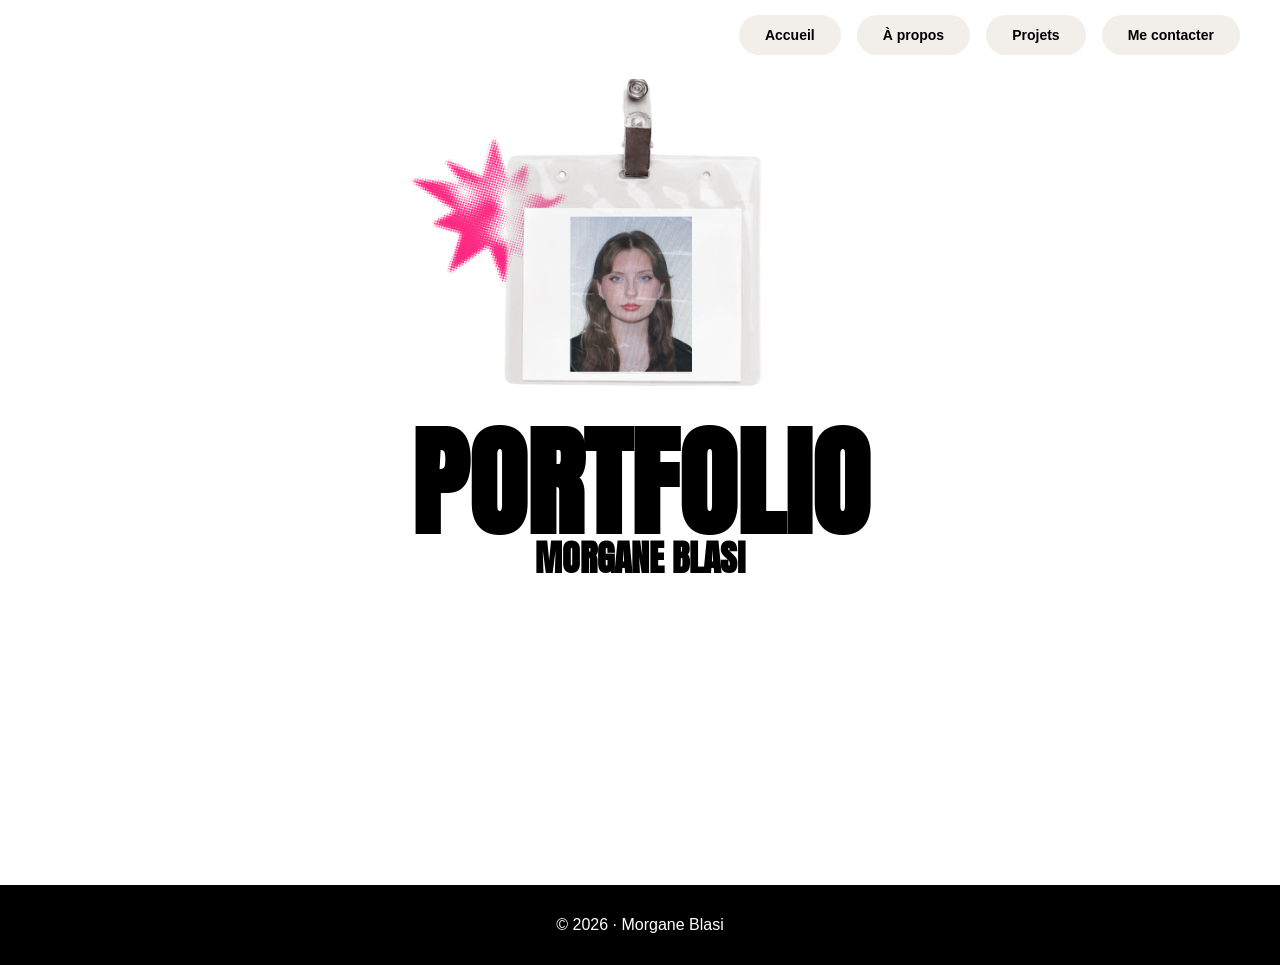
<file: index.html>
<!DOCTYPE html>
<html lang="fr">

<head>
    <meta charset="UTF-8">
    <title>Portfolio – Morgane Blasi</title>
    <link rel="stylesheet" href="style.css">
    <link href="https://fonts.googleapis.com/css2?family=Anton&display=swap" rel="stylesheet">
</head>

<body>

    
<nav class="menu">
  <a href="index.html" class="menu-link">Accueil</a>
  <a href="apropos.html" class="menu-link">À propos</a>
  <a href="projet.html" class="menu-link">Projets</a>
  <a href="contact.html" class="menu-link">Me contacter</a>
</nav>



    <section class="hero">

        <!-- Lien vers la page A propos -->
        <a href="apropos.html" class="hero-link">

            <!-- Badge -->
            <div class="badge-container">
                <img src="img/badge.png" class="badge" alt="">
            </div>

            <!-- Texte -->
            <div class="title">
                <h1>PORTFOLIO</h1>
                <h2>MORGANE BLASI</h2>
            </div>

        </a>

    </section>

    </div>

</body>

<footer class="footer">
  © 2026 · Morgane Blasi
</footer>

</html>
</file>
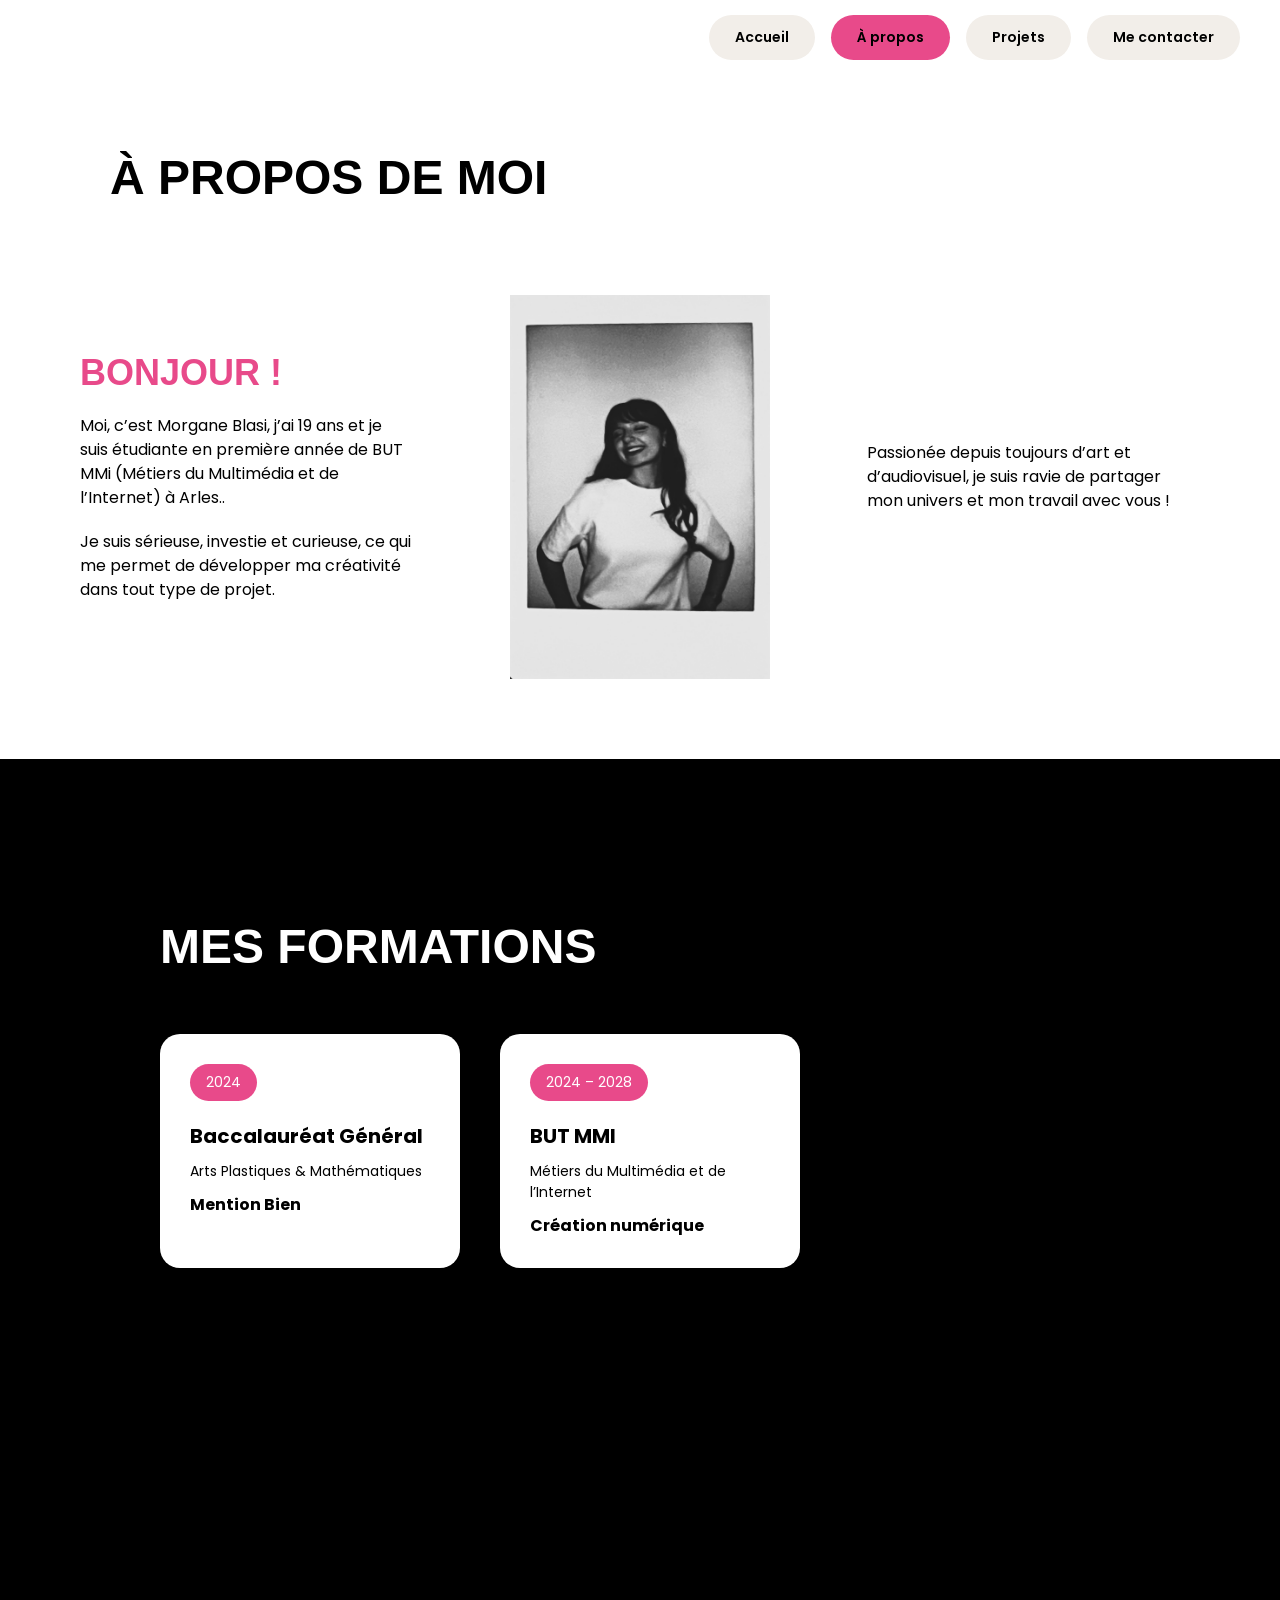
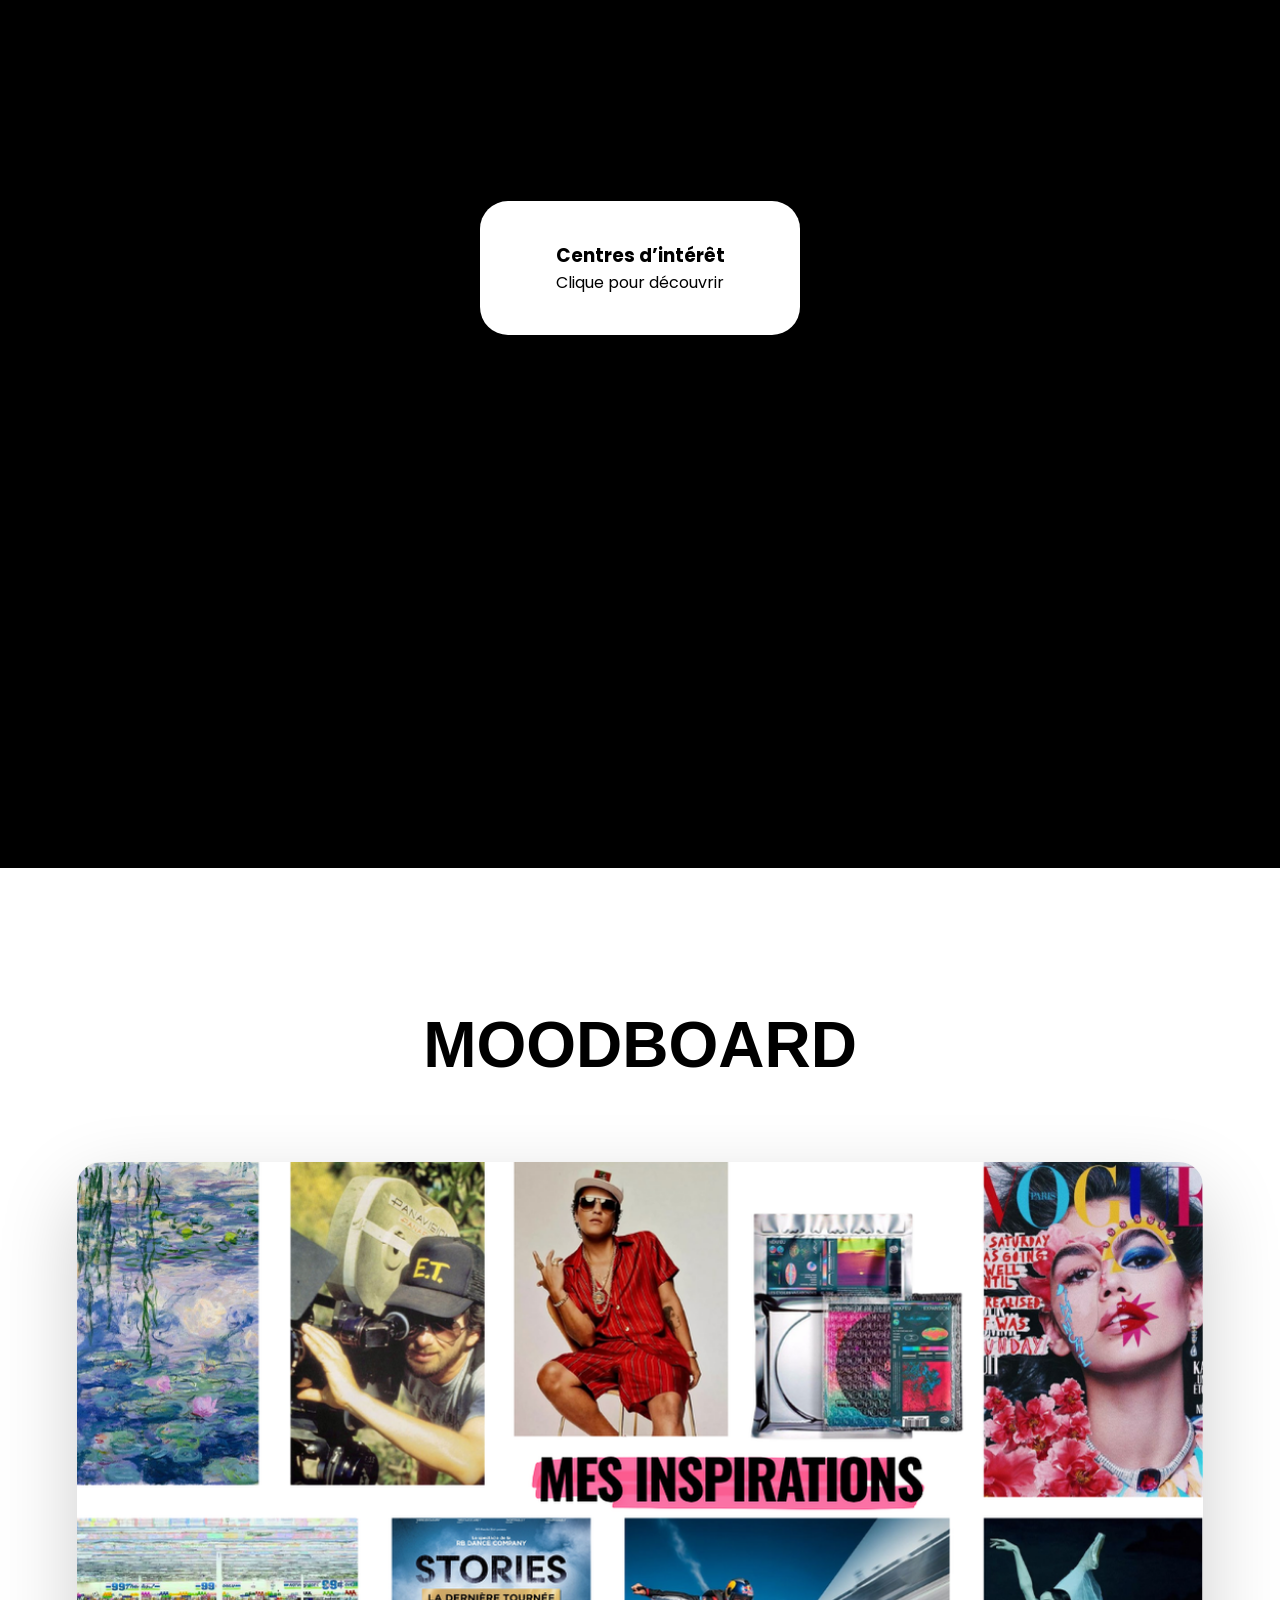
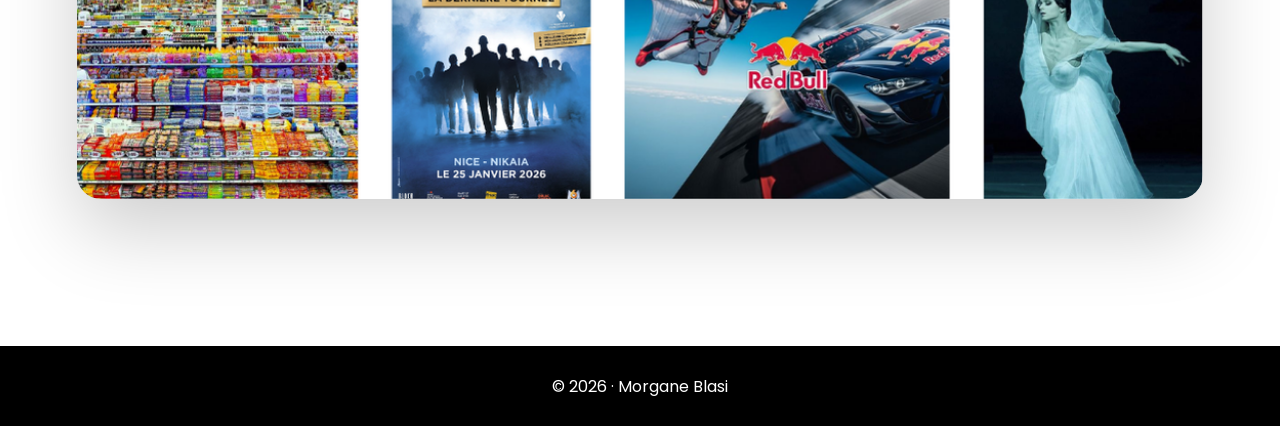
<file: apropos.html>
<!DOCTYPE html>
<html lang="fr">

<head>
    <meta charset="UTF-8">
    <title>À propos – Morgane Blasi</title>
    <link rel="stylesheet" href="style.css">
    <link href="https://fonts.googleapis.com/css2?family=Poppins:wght@400;600&display=swap" rel="stylesheet">

</head>

<body>

    <nav class="menu">
        <a href="index.html" class="menu-link">Accueil</a>
        <a href="apropos.html" class="menu-link active">À propos</a>
        <a href="projet.html" class="menu-link">Projets</a>
        <a href="contact.html" class="menu-link">Me contacter</a>
    </nav>

    <!-- ================== CADRE BLANC ================== -->
    <div class="frame">

        <section class="apropos">
            <div class="apropos-title">
                <h1>À PROPOS DE MOI</h1>
            </div>

            <div class="apropos-content">
                <div class="apropos-text left">
                    <h2><span>BONJOUR !</span></h2>
                    <p>
                        Moi, c’est Morgane Blasi, j’ai 19 ans et je suis étudiante en première année de BUT MMi (Métiers
                        du Multimédia et de l’Internet) à Arles..
                    </p>
                    <p>
                        Je suis sérieuse, investie et curieuse, ce qui me permet de développer ma créativité dans tout
                        type de projet. </p>
                </div>

                <div class="apropos-image">
                    <img src="img/portrait.jpg" alt="">
                </div>

                <div class="apropos-text right">
                    <p>
                        Passionée depuis toujours d’art et d’audiovisuel, je suis ravie de partager mon univers et mon
                        travail avec vous !
                    </p>
                </div>
            </div>
        </section>

    </div>
    </div>
</body>
<!-- ================== FIN CADRE BLANC ================== -->

<!-- ================== FOND NOIR ================== -->
<div class="dark-section">

    <section class="formations">
        <h2 class="formations-title">MES FORMATIONS</h2>

        <div class="formations-list">
            <div class="formation-card">
                <span class="formation-year">2024</span>
                <h3>Baccalauréat Général</h3>
                <p>Arts Plastiques & Mathématiques</p>
                <strong>Mention Bien</strong>
            </div>

            <div class="formation-card">
                <span class="formation-year">2024 – 2028</span>
                <h3>BUT MMI</h3>
                <p>Métiers du Multimédia et de l’Internet</p>
                <strong>Création numérique</strong>
            </div>
        </div>
    </section>

    <section class="orbit-section">

        <div class="orbit-container">

           
                
<div class="orbit-center" id="toggleOrbit">

  <div class="interest-bubble">
    <h3>Centres d’intérêt</h3>
    <p>Clique pour découvrir</p>
  </div>

</div>


            <!-- ÉLÉMENTS AUTOUR -->

            <div class="orbit-item item-1 hidden">
                <img src="img/photo.png" alt="">
                <p>Photographie</p>
            </div>

            <div class="orbit-item item-2 hidden">
                <img src="img/danse.png" alt="">
                <p>Danse</p>
            </div>
            <div class="orbit-item item-3 hidden">
                <img src="img/dessin.png" alt="">
                <p>Dessin</p>
            </div>


        </div>
</div>
</section>
</section>



<!-- ================== FIN FOND NOIR ================== -->


<script>
    const paper = document.getElementById("toggleOrbit");
    const items = document.querySelectorAll(".orbit-item");

    paper.addEventListener("click", () => {
        items.forEach(item => {
            item.classList.toggle("hidden");
        });
    });
</script>


<section class="moodboard-section">

  <h2 class="moodboard-title">MOODBOARD</h2>

  <img 
    src="img/moodboard.png" 
    alt="Moodboard d’inspirations artistiques"
    class="moodboard-image"
  >

</section>
<button id="backToTop" aria-label="Retour en haut">
  ↑
</button>
<script>
  const backToTop = document.getElementById("backToTop");

  // Afficher le bouton quand on scroll
  window.addEventListener("scroll", () => {
    if (window.scrollY > 400) {
      backToTop.style.display = "block";
    } else {
      backToTop.style.display = "none";
    }
  });

  // Remonter en haut au clic
  backToTop.addEventListener("click", () => {
    window.scrollTo({
      top: 0,
      behavior: "smooth"
    });
  });
</script>


</body>
<footer class="footer">
    © 2026 · Morgane Blasi
</footer>

</html>
</file>
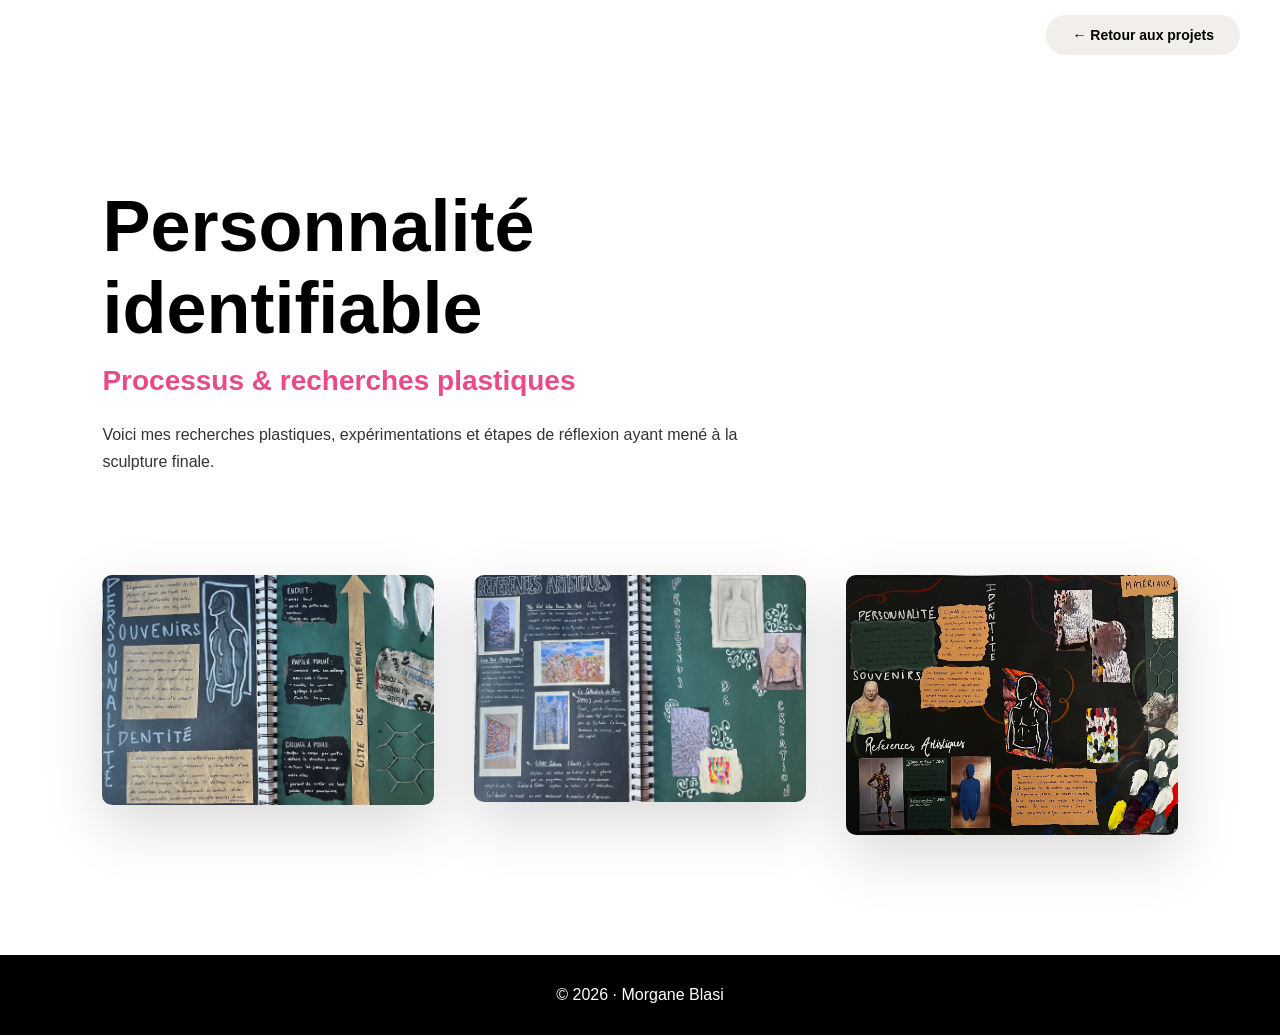
<file: buste-recherche.html>
<!DOCTYPE html>
<html lang="fr">
<head>
  <meta charset="UTF-8">
  <title>Recherches – Buste</title>
  <link rel="stylesheet" href="style.css">
</head>

<body>

<nav class="menu">
  <a href="projet.html" class="menu-link">← Retour aux projets</a>
</nav>

<section class="research-page">

  <!-- TITRE -->
  <header class="research-header">
    <h1>Personnalité identifiable</h1>
    <h2>Processus & recherches plastiques</h2>
    <p>
      Voici mes recherches plastiques, expérimentations et étapes
      de réflexion ayant mené à la sculpture finale.
    </p>
  </header>

  <!-- GALERIE -->
  <div class="research-gallery">
    <img src="img/buste1.jpeg" alt="">
    <img src="img/buste2.jpeg" alt="">
    
    <img src="img/buste4.jpeg" alt="">
  </div>

</section>

</body>
<footer class="footer">
  © 2026 · Morgane Blasi
</footer>
</html>
</file>
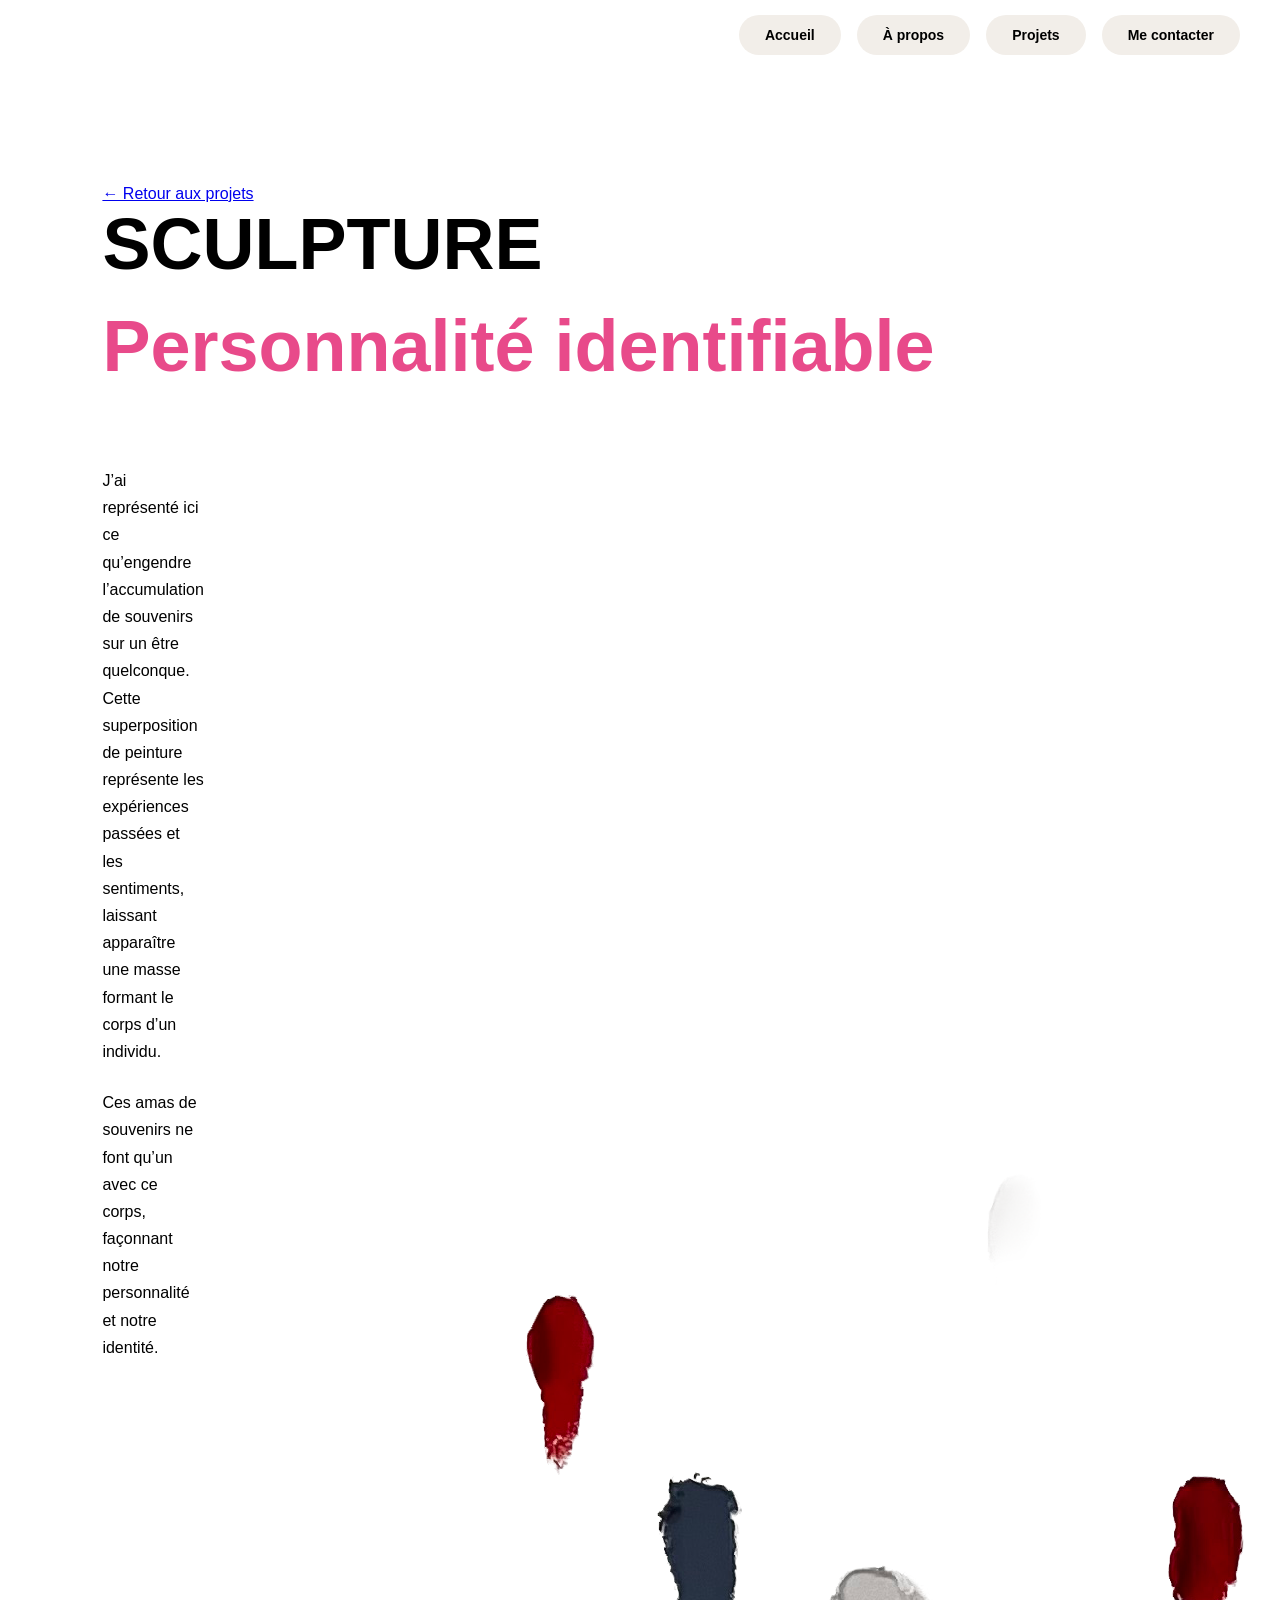
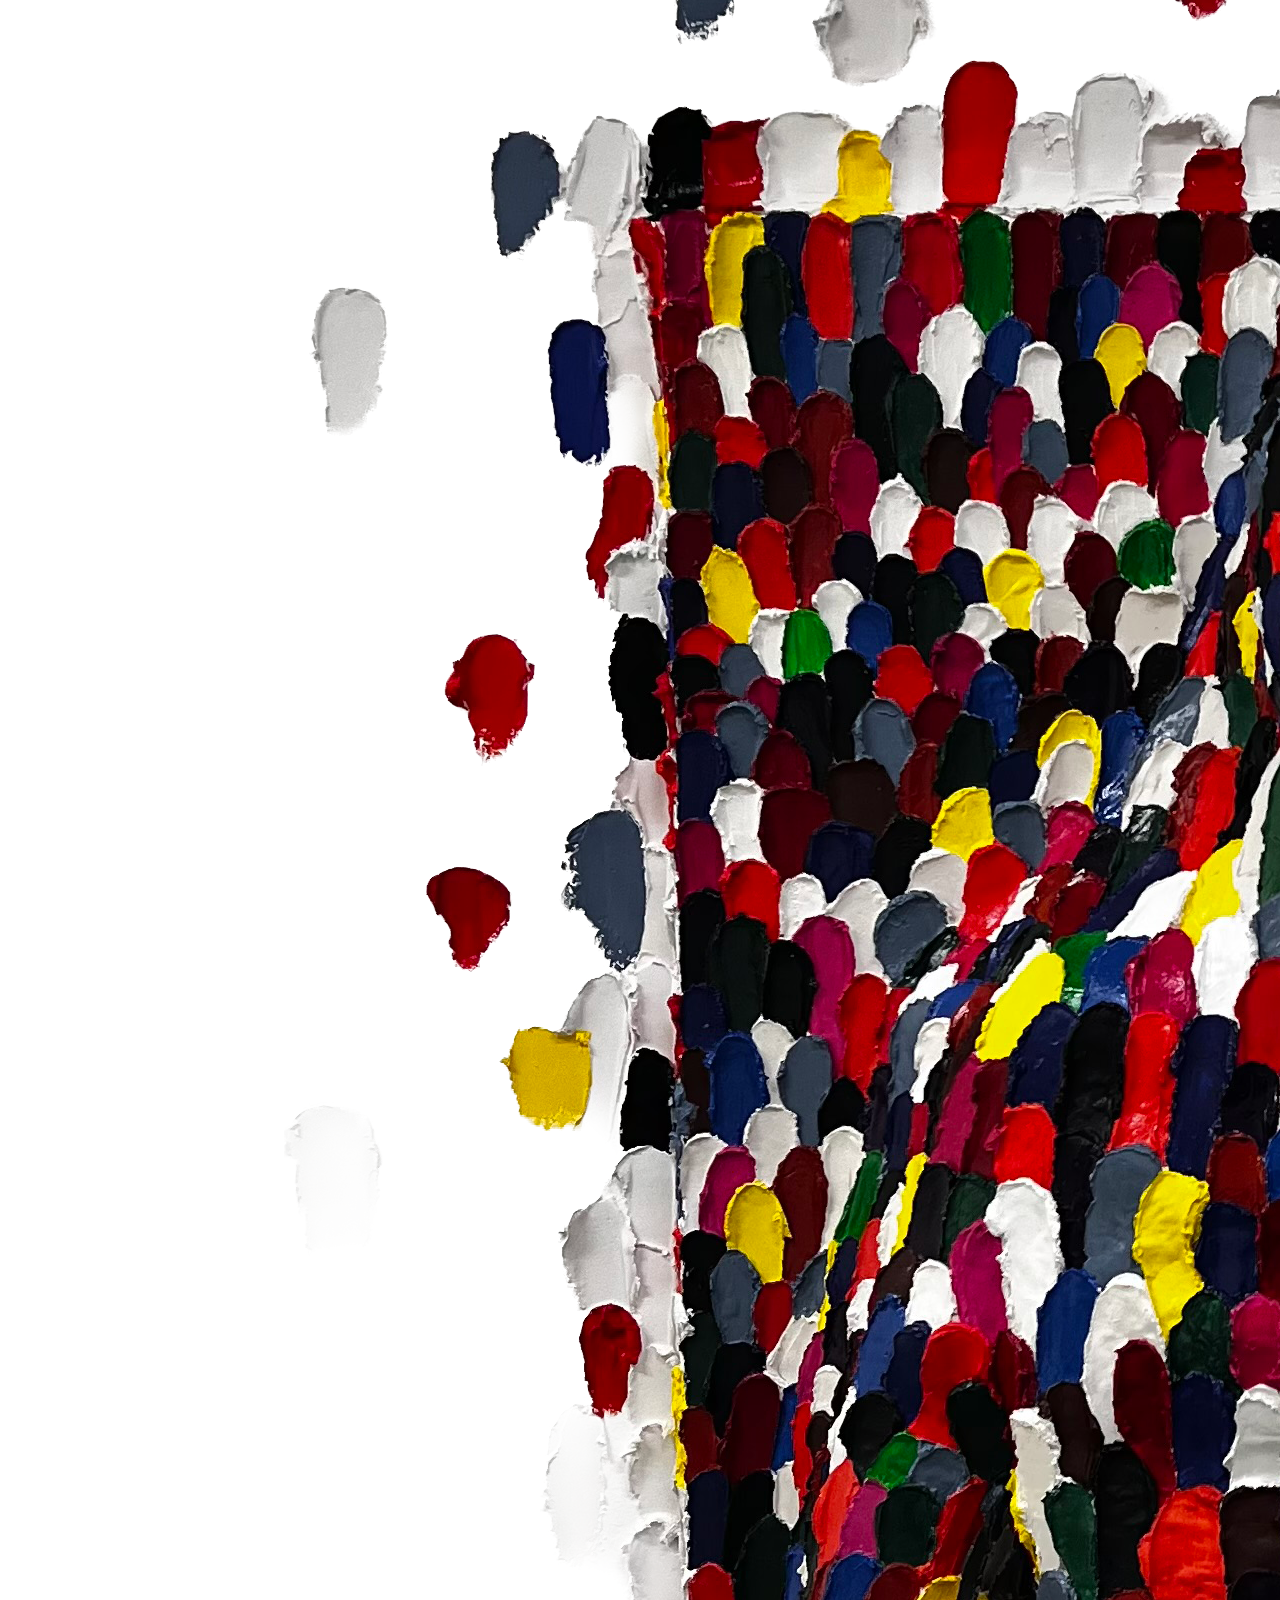
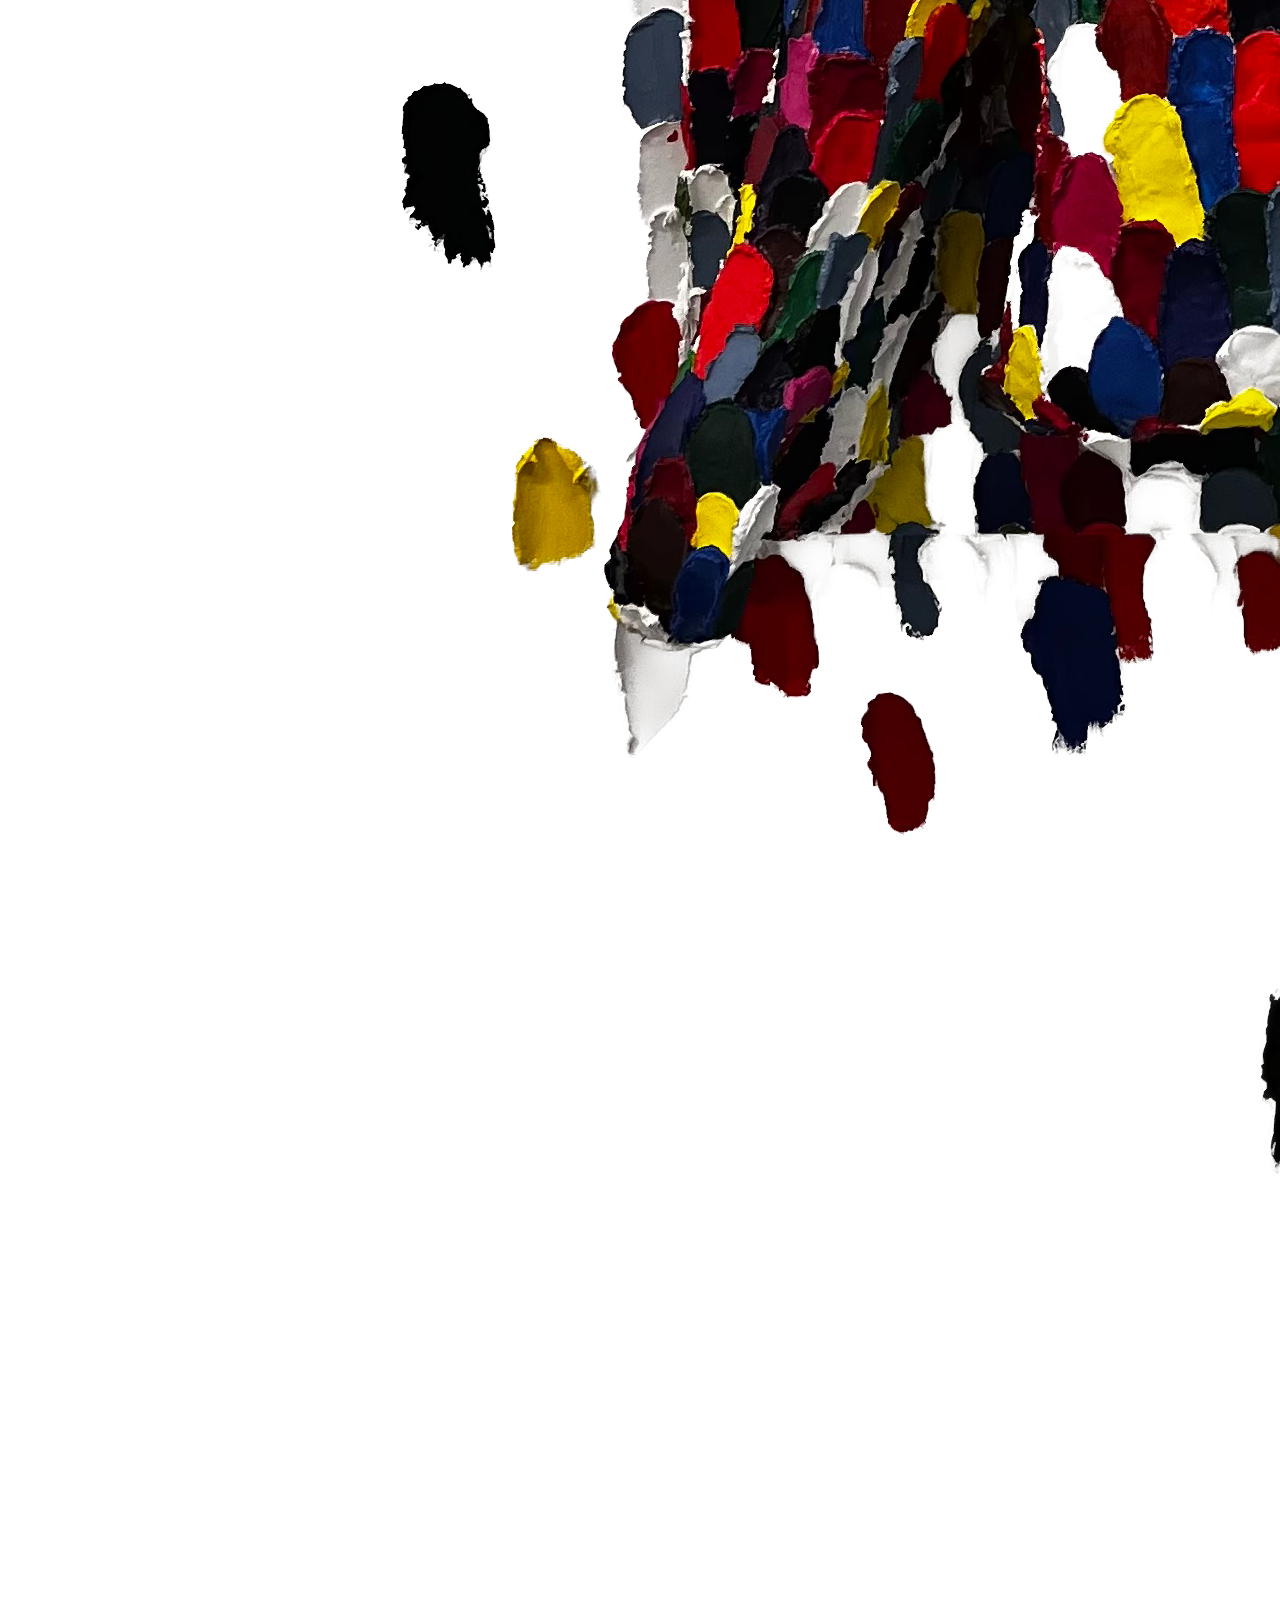
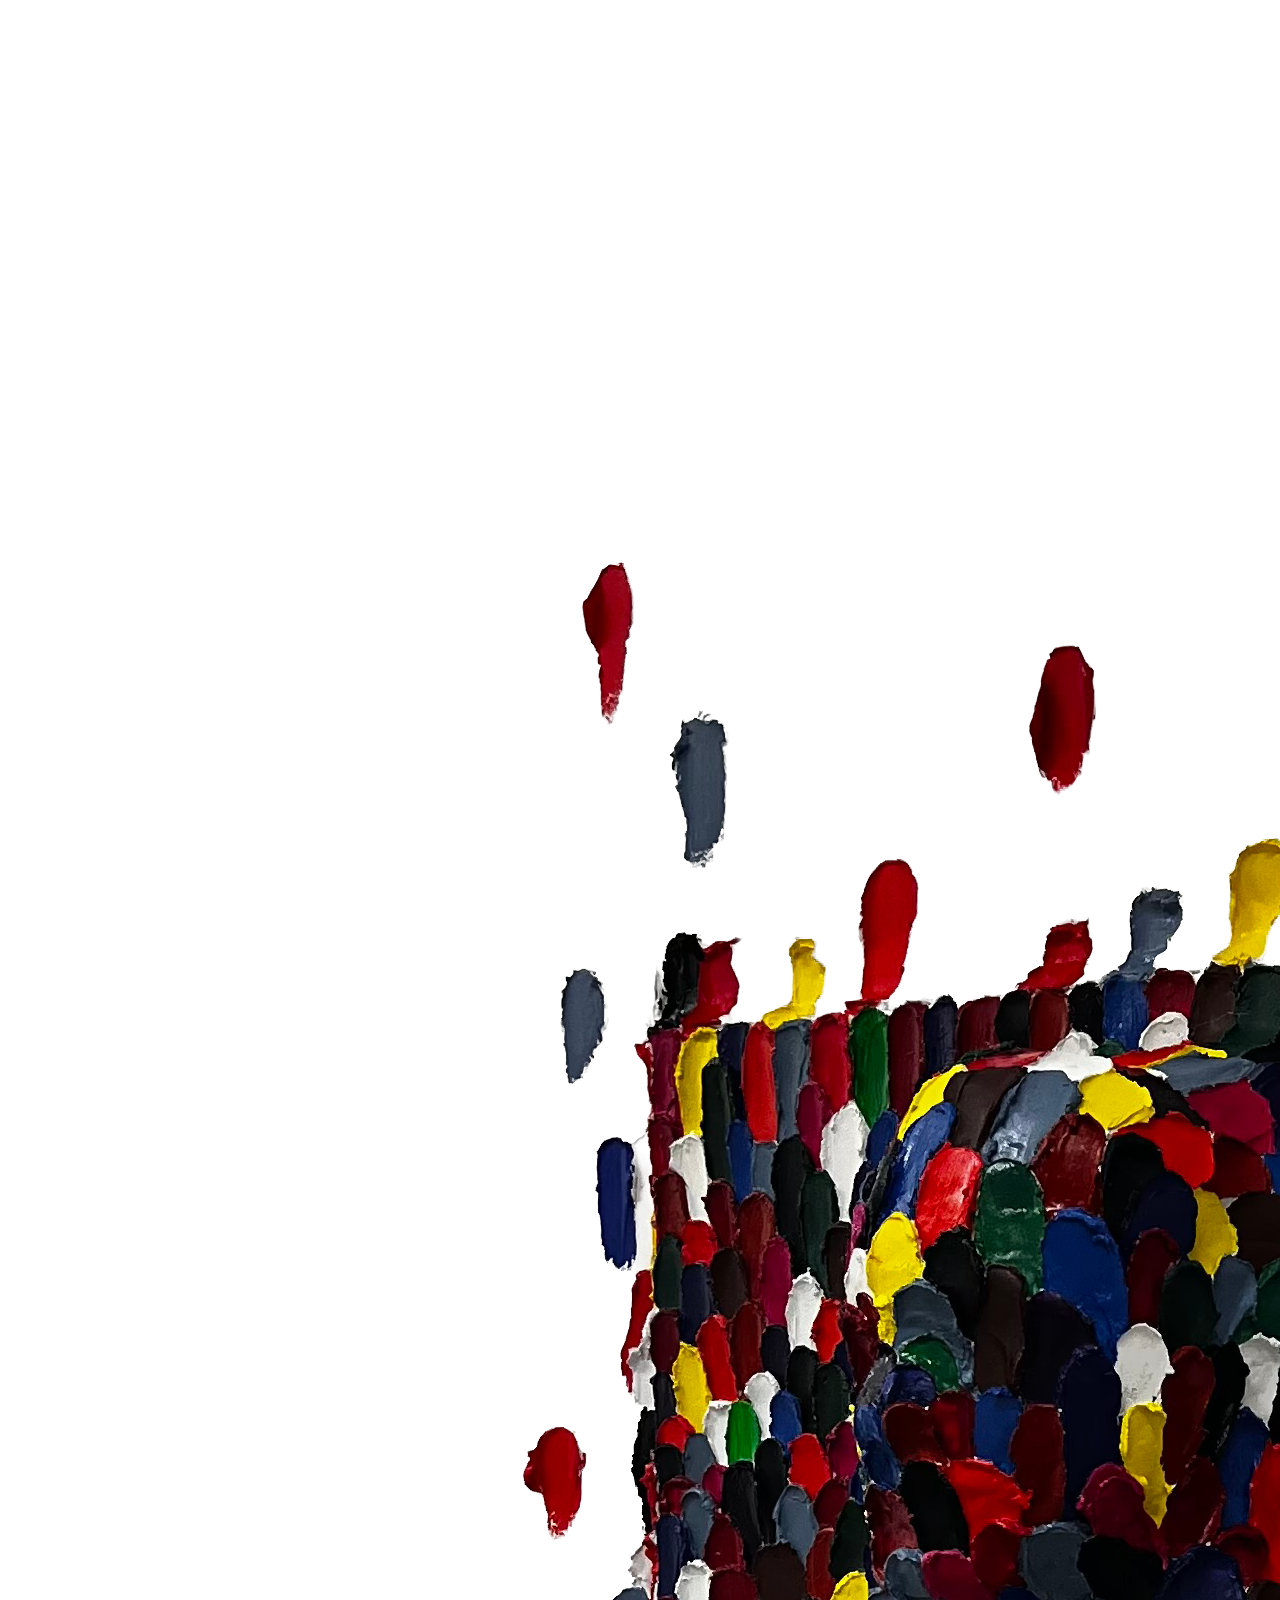
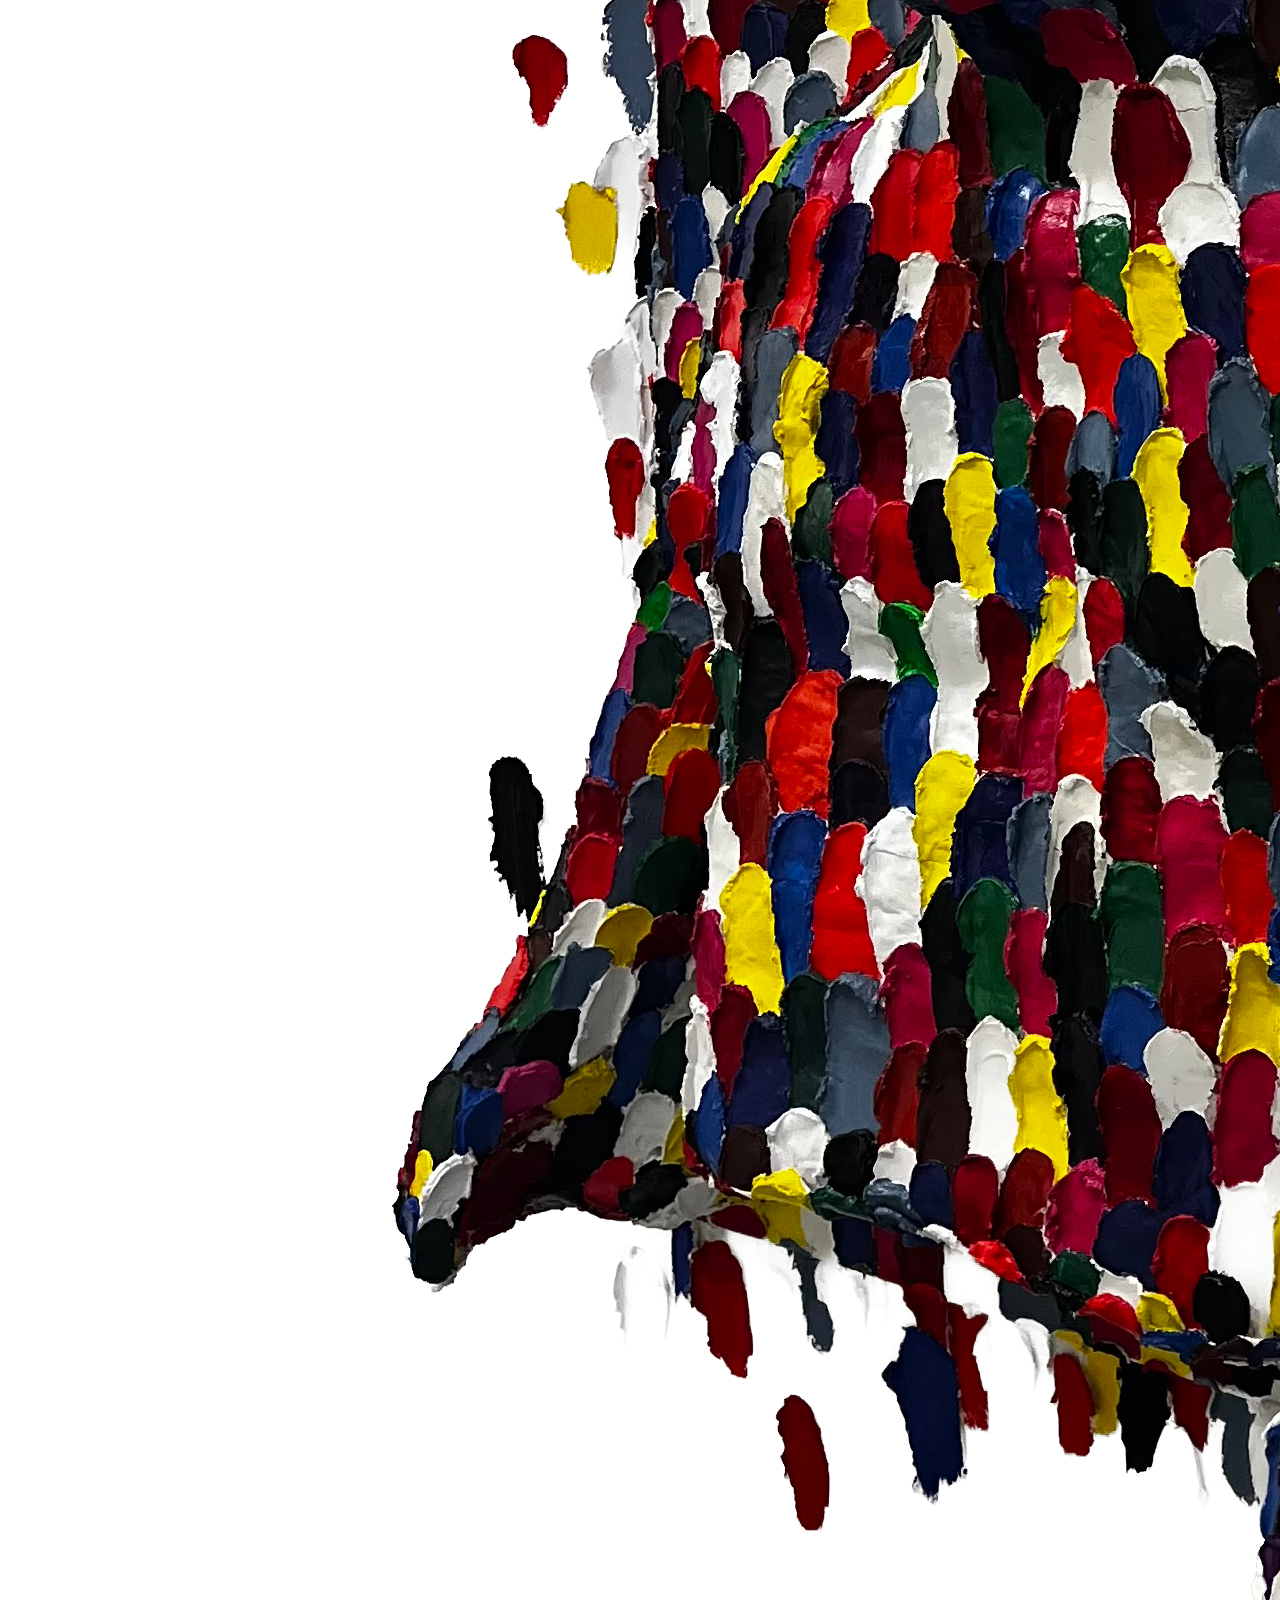
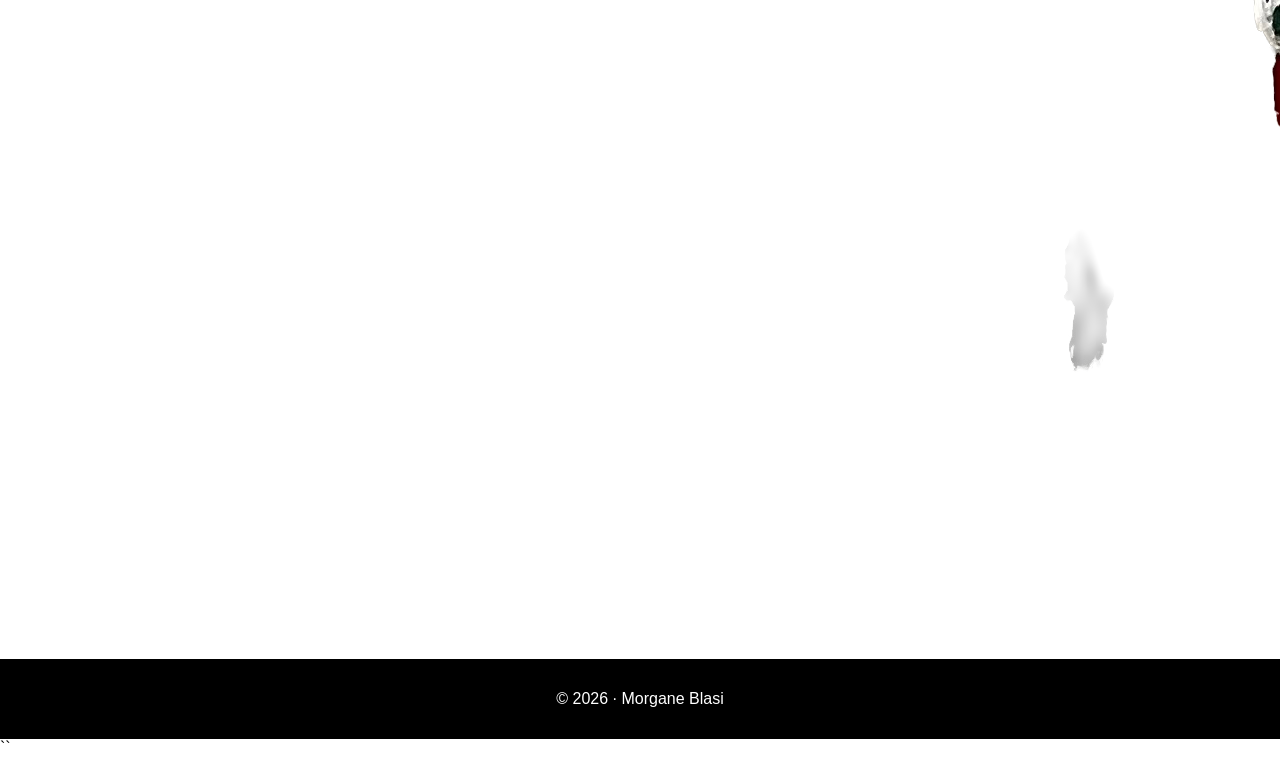
<file: buste.html>
<!DOCTYPE html>
<html lang="fr">
<head>
  <meta charset="UTF-8">
  <title>Personnalité identifiable – Sculpture</title>
  <link rel="stylesheet" href="style.css">
</head>

<body>

<nav class="menu">
  <a href="index.html" class="menu-link">Accueil</a>
  <a href="apropos.html" class="menu-link">À propos</a>
  <a href="projet.html" class="menu-link">Projets</a>
  <a href="contact.html" class="menu-link">Me contacter</a>
</nav>

<section class="project-detail">
<a href="projet.html">← Retour aux projets </a>
  <!-- TITRES -->
  <header class="project-header">
    <h1 class="project-category">SCULPTURE</h1>
    <h2 class="project-title">Personnalité identifiable</h2>
  </header>


  <div class="project-content">

    <!-- TEXTE -->
    <div class="project-text">
      <p>
        J’ai représenté ici ce qu’engendre l’accumulation de souvenirs sur un
        être quelconque. Cette superposition de peinture représente les expériences
        passées et les sentiments, laissant apparaître une masse formant le corps
        d’un individu.
      </p>

      <p>
        Ces amas de souvenirs ne font qu’un avec ce corps, façonnant
        notre personnalité et notre identité.
      </p>
    </div>

    <!-- IMAGES -->
   
<div class="project-image">
  <img src="img/bustef.png">
  <img src="img/buste.png">
</div>


  </div>

</section>

<footer class="footer">
  © 2026 · Morgane Blasi
</footer>

</body>
</html>
``
</file>
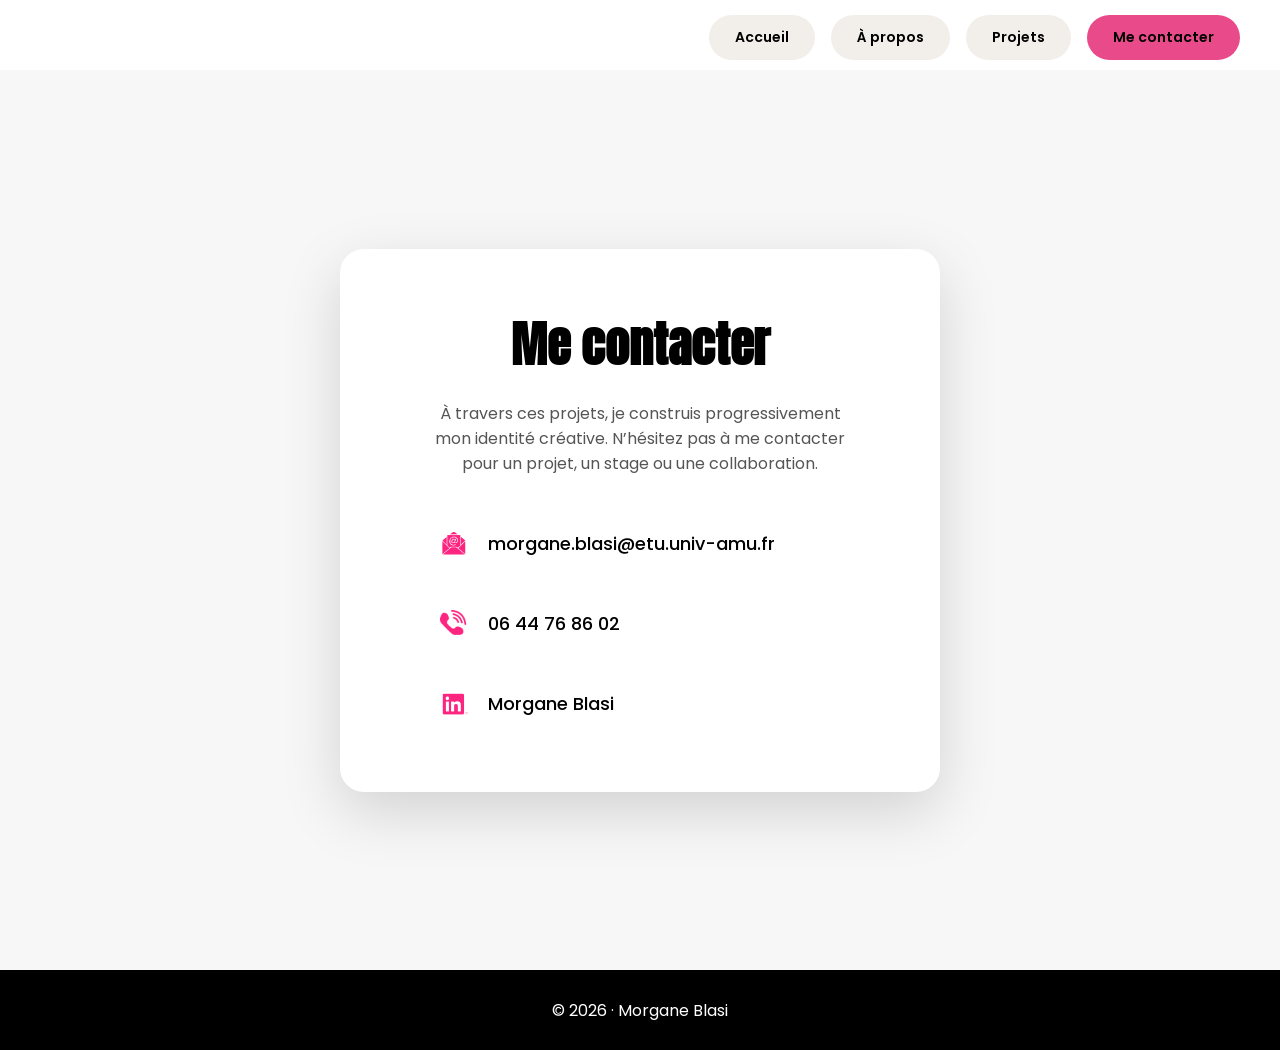
<file: contact.html>
<!DOCTYPE html>
<html lang="fr">
<head>
  <meta charset="UTF-8">
  <title>Contact – Morgane Blasi</title>
  <link rel="stylesheet" href="style.css">
  <link href="https://fonts.googleapis.com/css2?family=Anton&family=Poppins:wght@400;600&display=swap" rel="stylesheet">
</head>

<body>

<!-- MENU -->
<nav class="menu">
  <a href="index.html" class="menu-link">Accueil</a>
  <a href="apropos.html" class="menu-link">À propos</a>
  <a href="projet.html" class="menu-link">Projets</a>
  <a href="contact.html" class="menu-link active">Me contacter</a>
</nav>

<section class="contact-section">

  <div class="contact-card">

    <h1>Me contacter</h1>
    <p class="contact-intro">
      À travers ces projets, je construis progressivement mon identité créative. N’hésitez pas à me contacter pour un projet, un stage ou une collaboration.
    </p>

    <!-- INFOS CONTACT -->
    <div class="contact-infos">

      <a href="mailto:tonmail@email.com" class="contact-item">
        <img src="img/mail.png" alt="Email">
        <span>morgane.blasi@etu.univ-amu.fr</span>
      </a>

      <a href="tel:+33600000000" class="contact-item">
        <img src="img/tel.png" alt="Téléphone">
        <span>06 44 76 86 02</span>
      </a>

      <a href="https://www.linkedin.com/in/morgane-blasi-952535339/" target="_blank" class="contact-item">
        <img src="img/linkedin.png" alt="LinkedIn">
        <span>Morgane Blasi</span>
      </a>

    </div>

  </div>

</section>

</div>

</body>
<footer class="footer">
  © 2026 · Morgane Blasi
</footer>

</html>
</file>
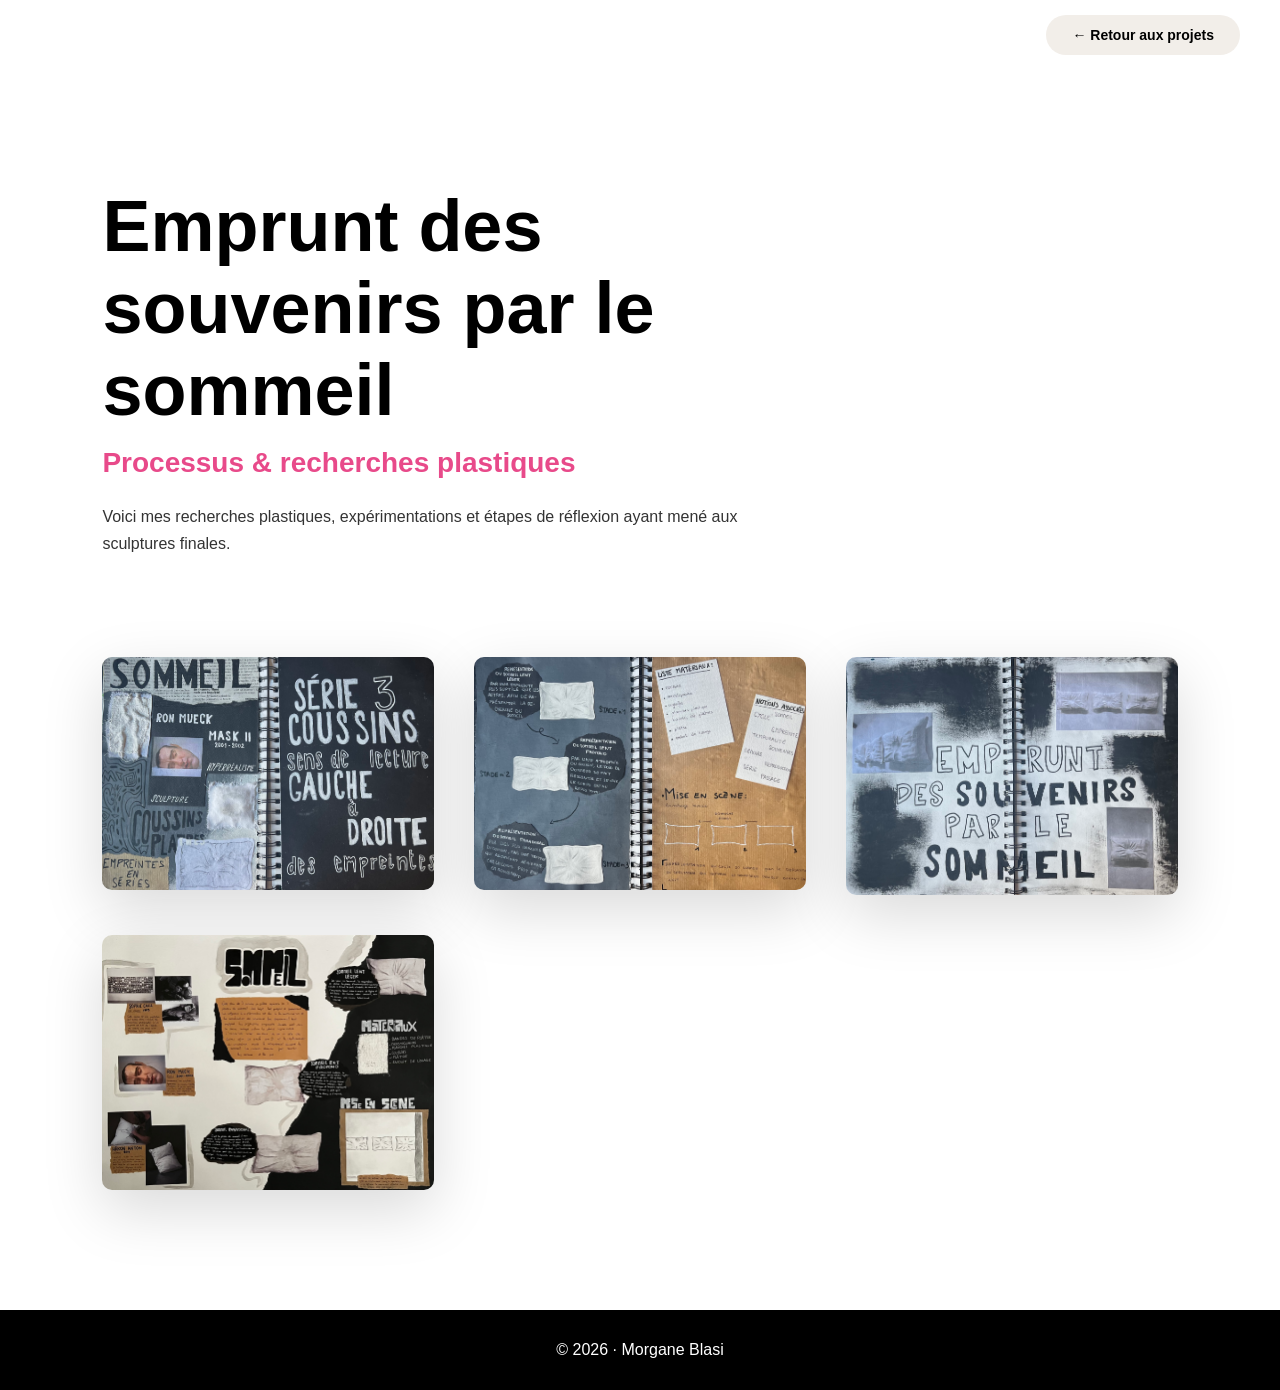
<file: coussin-recherche.html>
<!DOCTYPE html>
<html lang="fr">
<head>
  <meta charset="UTF-8">
  <title>Recherches – Buste</title>
  <link rel="stylesheet" href="style.css">
</head>

<body>

<nav class="menu">
  <a href="projet.html" class="menu-link">← Retour aux projets</a>
</nav>

<section class="research-page">

  <!-- TITRE -->
  <header class="research-header">
    <h1>Emprunt des souvenirs par le sommeil</h1>
    <h2>Processus & recherches plastiques</h2>
    <p>
      Voici mes recherches plastiques, expérimentations et étapes
      de réflexion ayant mené aux sculptures finales.
    </p>
  </header>

  <!-- GALERIE -->
  <div class="research-gallery">
    <img src="img/coussin1.jpeg" alt="">
    <img src="img/coussin2.jpeg" alt="">
    <img src="img/coussin3.jpeg" alt="">
    <img src="img/coussin4.jpeg" alt="">
  </div>

</section>

</body>
<footer class="footer">
  © 2026 · Morgane Blasi
</footer>
</html>
</file>
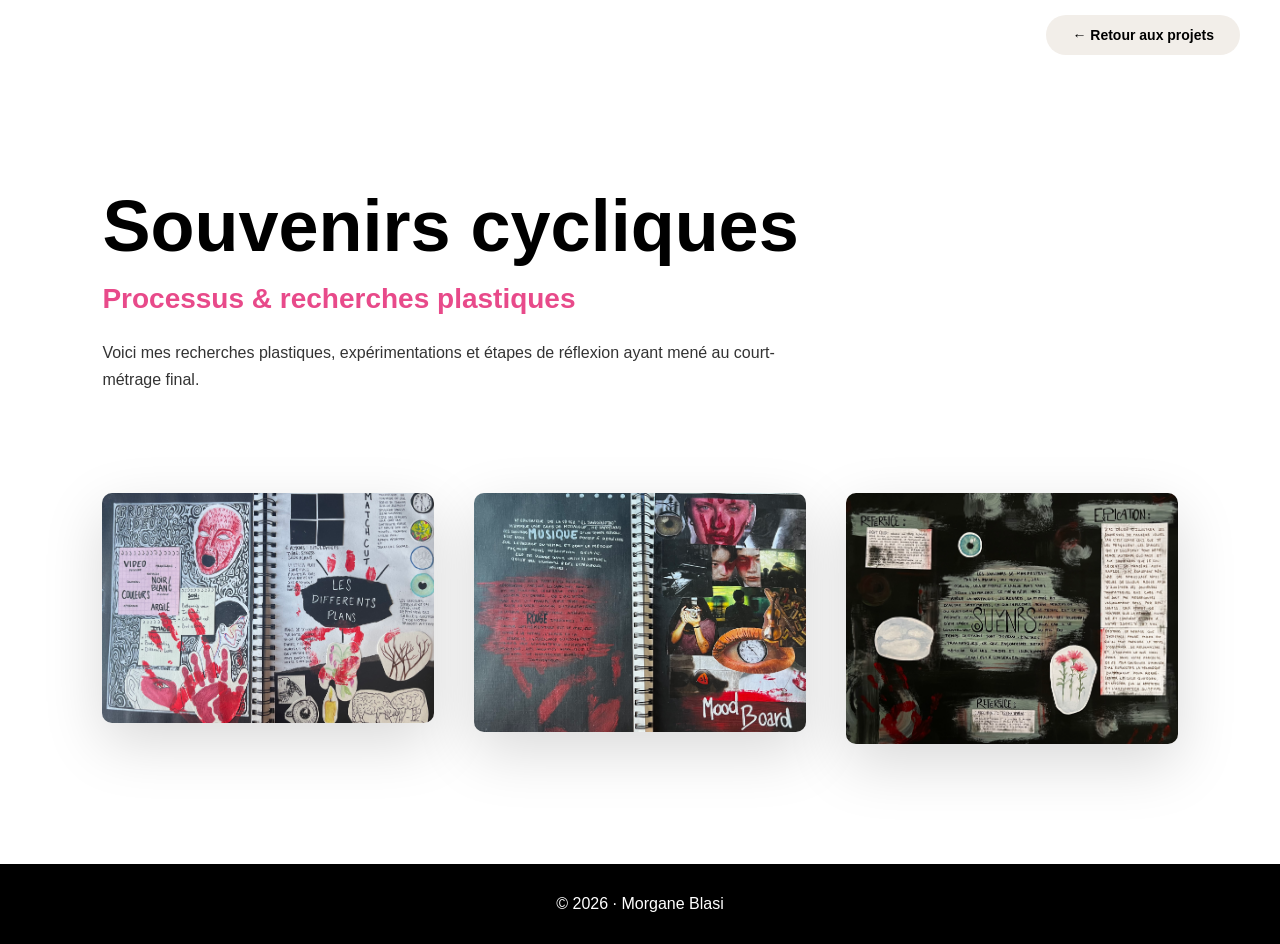
<file: film-recherche.html>
<!DOCTYPE html>
<html lang="fr">
<head>
  <meta charset="UTF-8">
  <title>Recherches – Buste</title>
  <link rel="stylesheet" href="style.css">
</head>

<body>

<nav class="menu">
  <a href="projet.html" class="menu-link">← Retour aux projets</a>
</nav>

<section class="research-page">

  <!-- TITRE -->
  <header class="research-header">
    <h1>Souvenirs cycliques</h1>
    <h2>Processus & recherches plastiques</h2>
    <p>
      Voici mes recherches plastiques, expérimentations et étapes
      de réflexion ayant mené au court-métrage final.
    </p>
  </header>

  <!-- GALERIE -->
  <div class="research-gallery">
    <img src="img/film1.jpeg" alt="">
    <img src="img/film2.jpeg" alt="">
    <img src="img/film3.jpeg" alt="">
    
  </div>

</section>

</body>
<footer class="footer">
  © 2026 · Morgane Blasi
</footer>
</html>
</file>
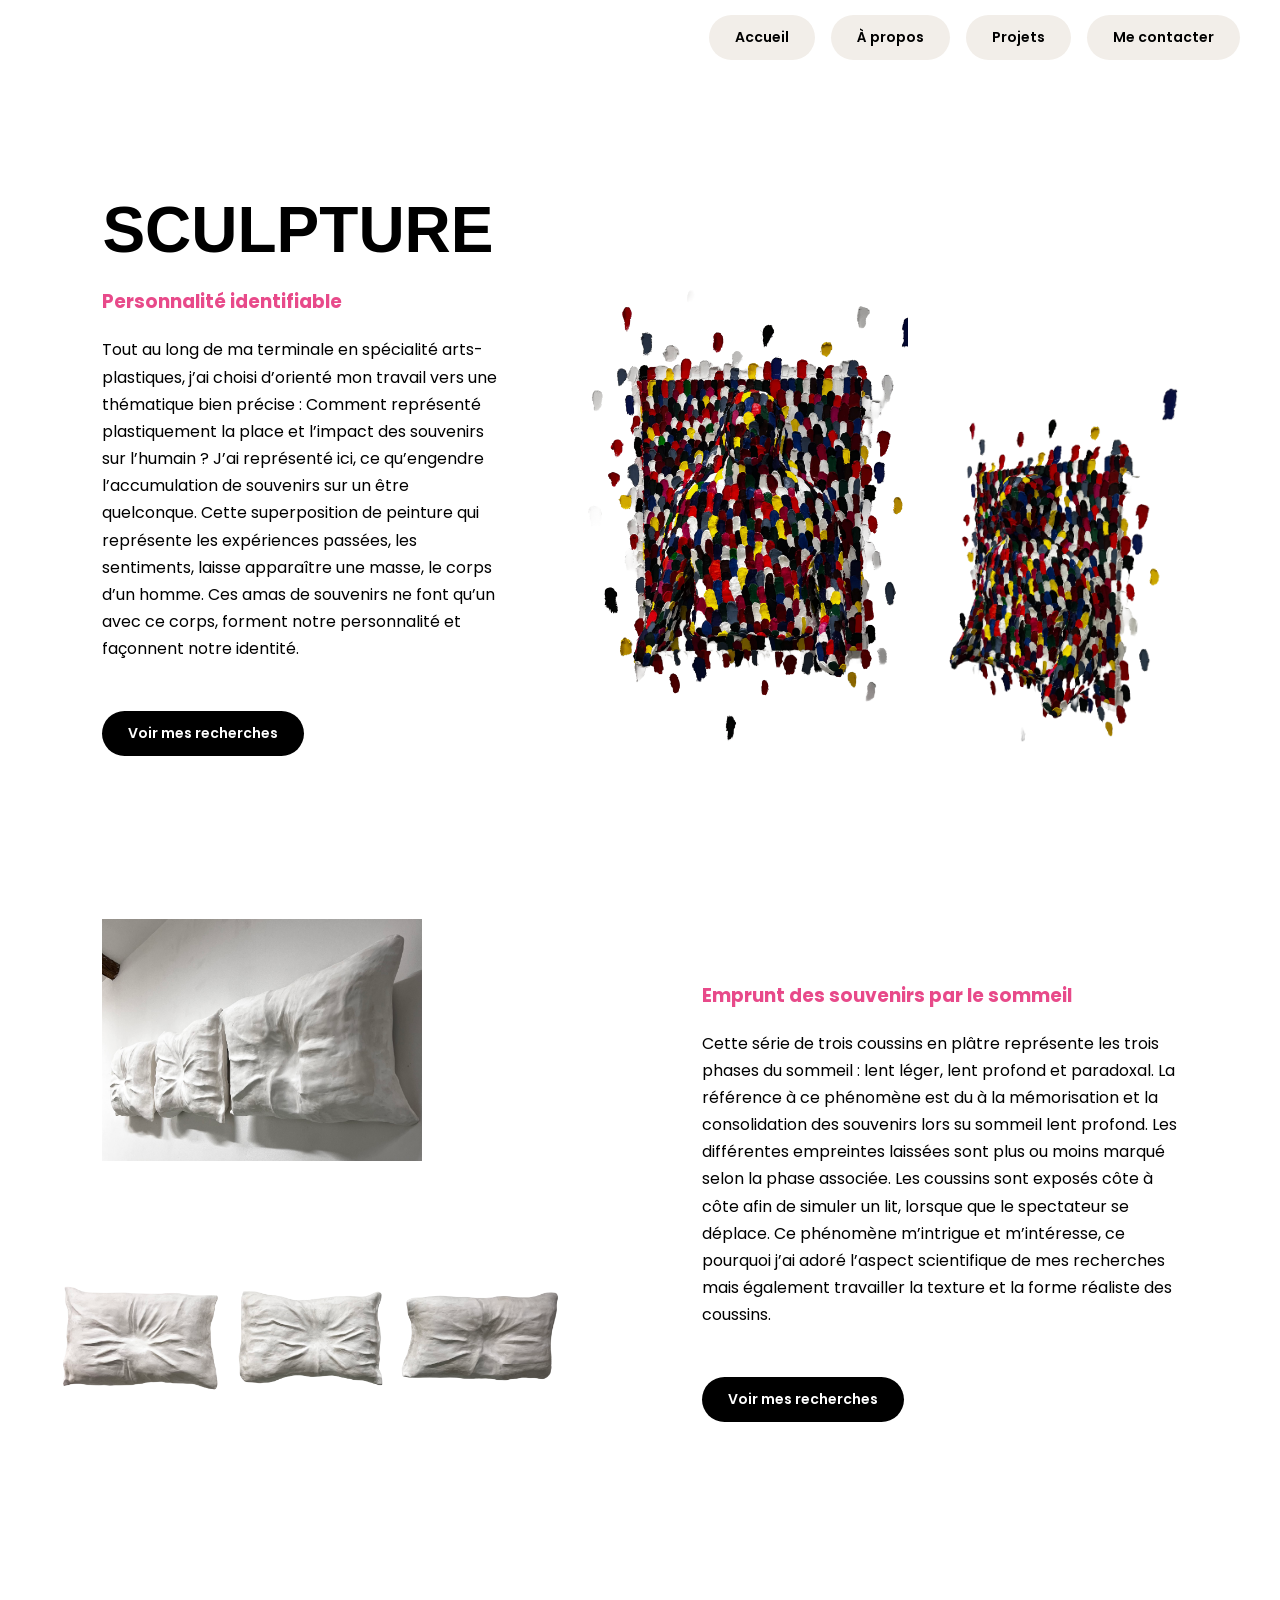
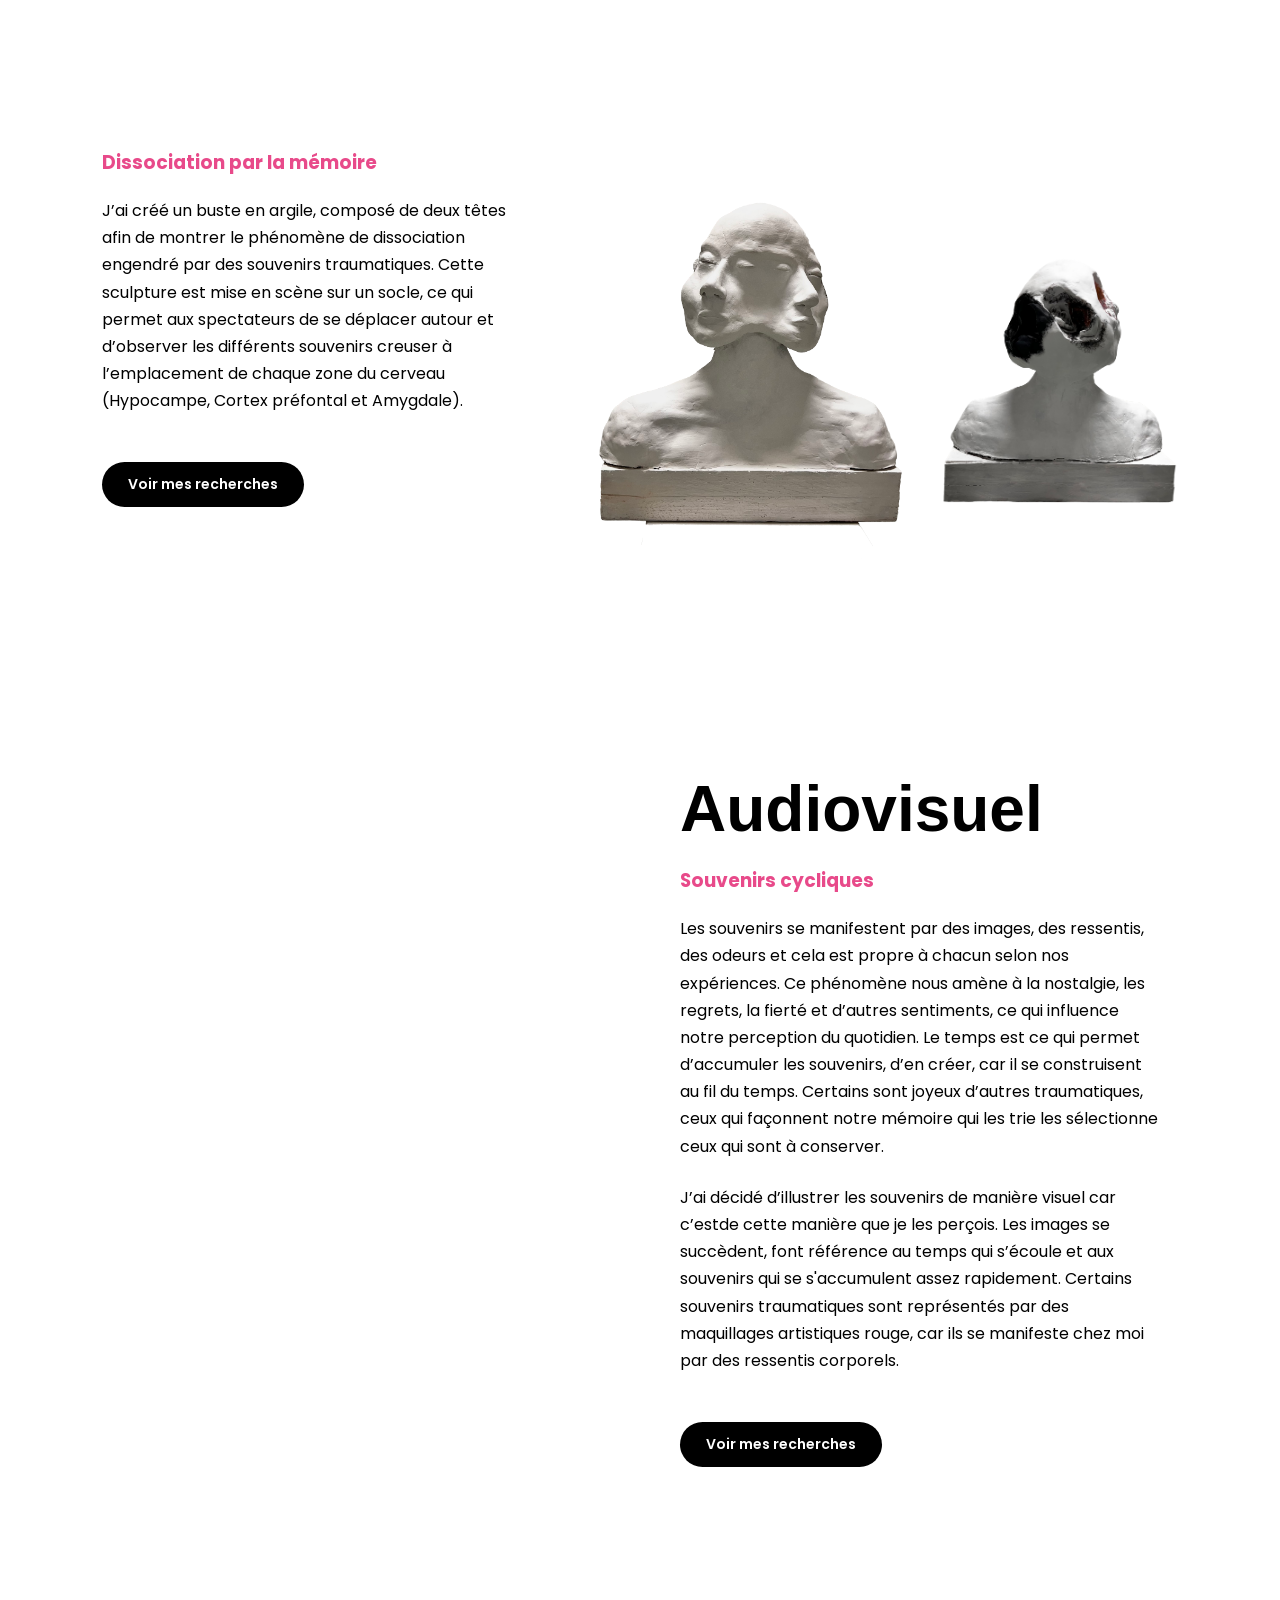
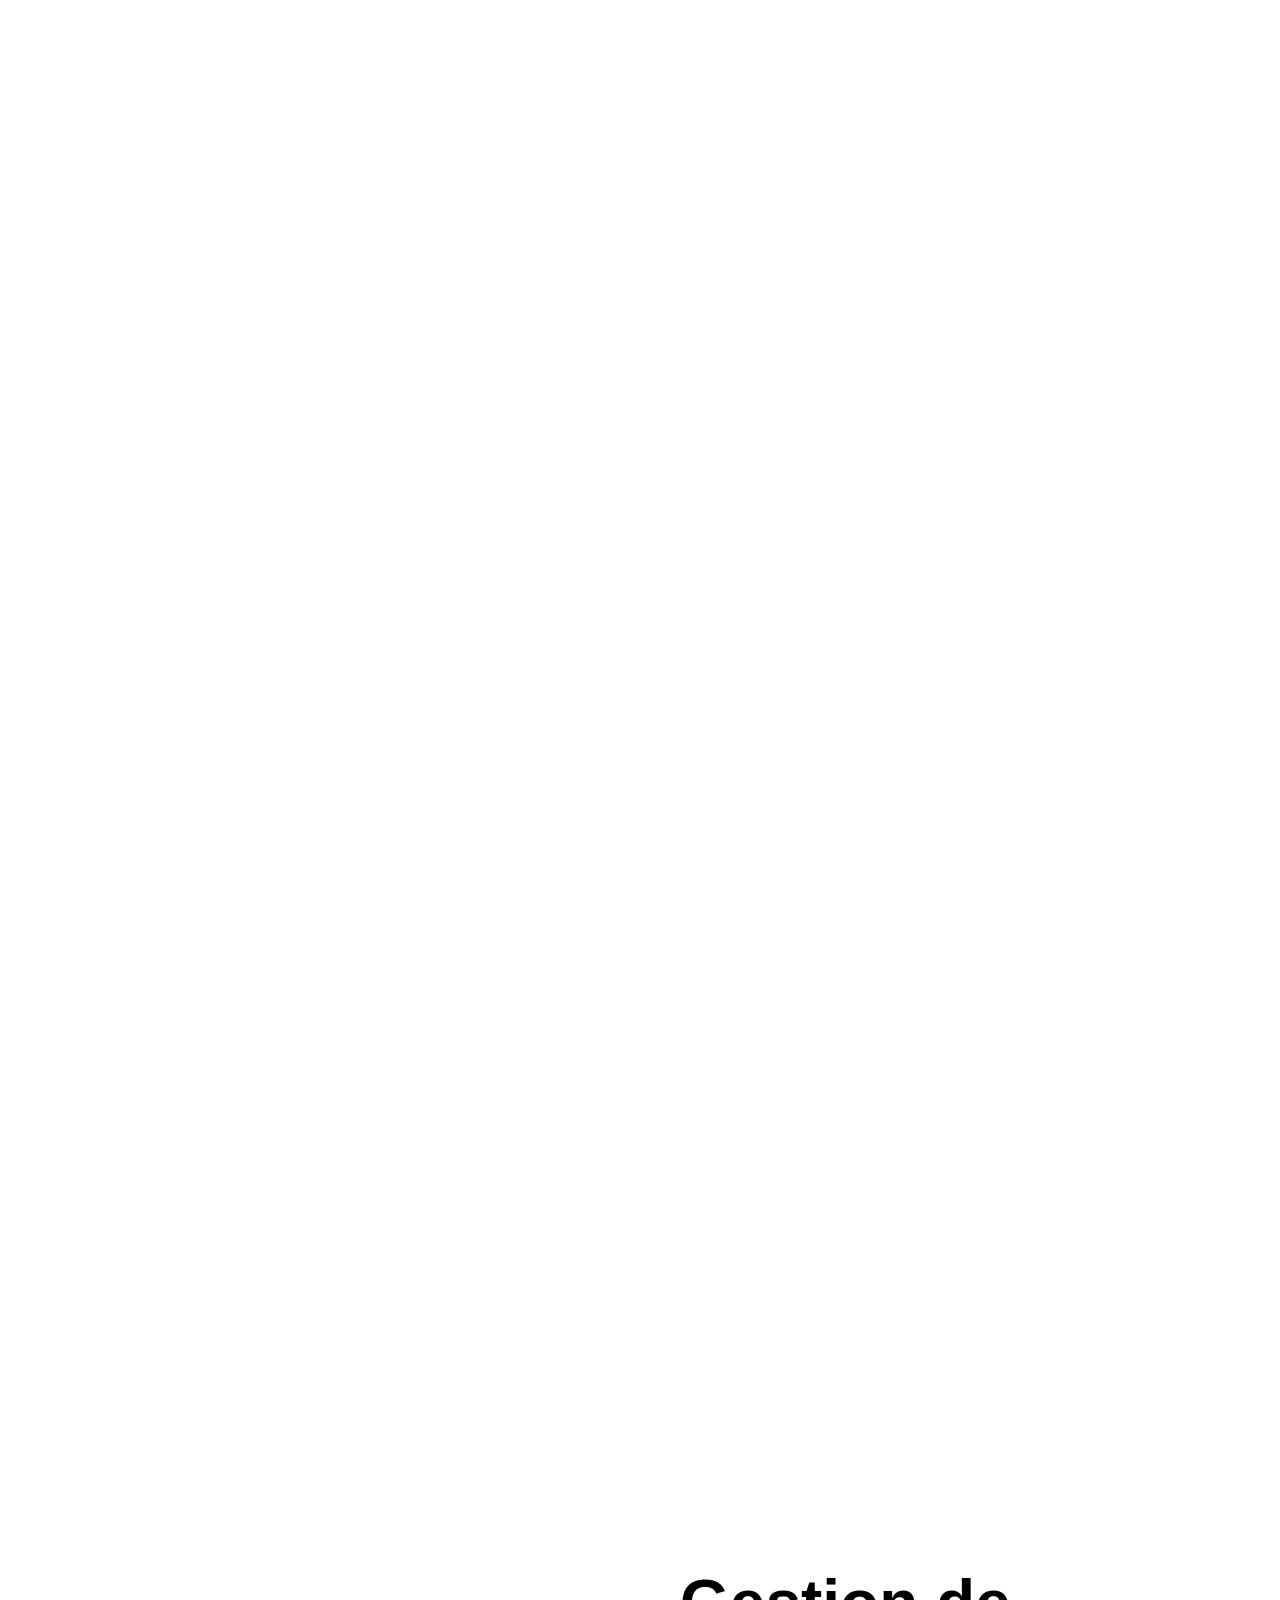
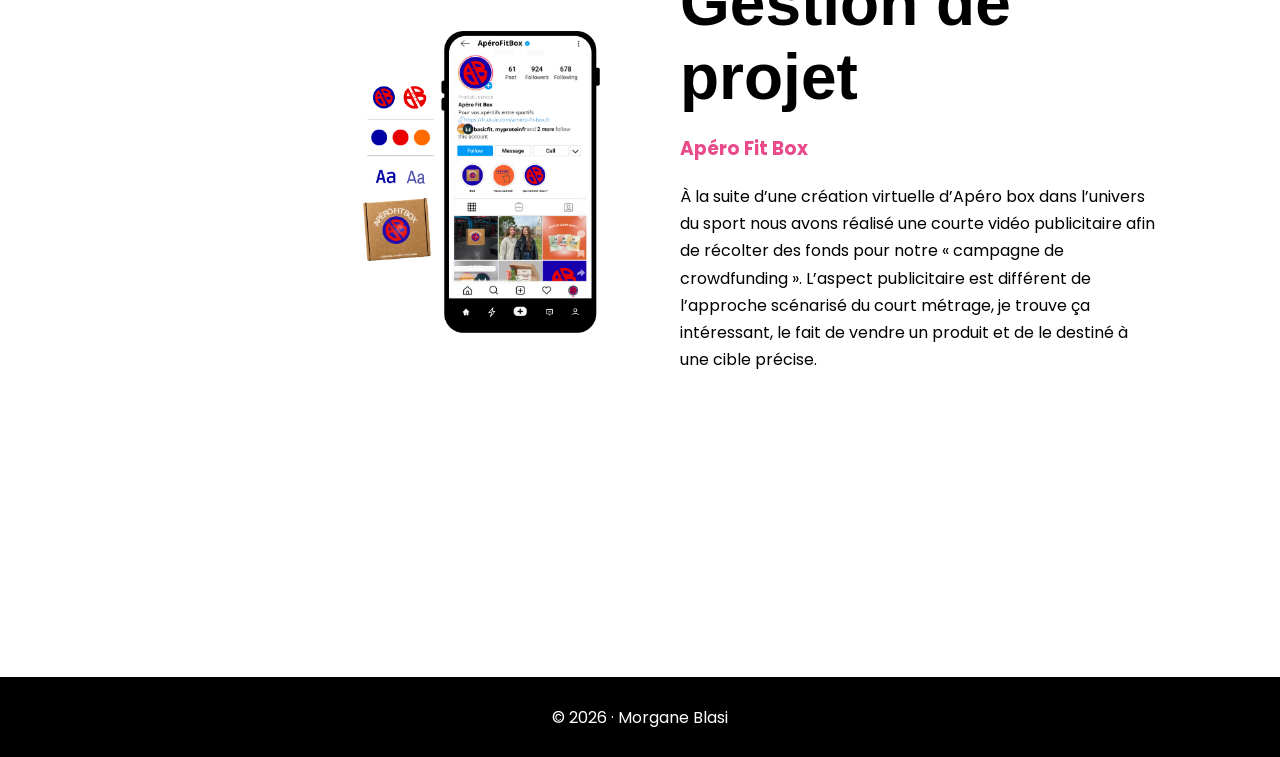
<file: projet.html>
<!DOCTYPE html>
<html lang="en">

<head>
  <meta charset="UTF-8">
  <meta name="viewport" content="width=device-width, initial-scale=1.0">
  <title>Document</title>
  <link rel="stylesheet" href="style.css">
  <link href="https://fonts.googleapis.com/css2?family=Poppins:wght@400;600&display=swap" rel="stylesheet">

</head>

<body>
  <nav class="menu">
    <a href="index.html" class="menu-link">Accueil</a>
    <a href="apropos.html" class="menu-link">À propos</a>
    <a href="projet.html" class="menu-link">Projets</a>
    <a href="contact.html" class="menu-link">Me contacter</a>
  </nav>
  <section class="projects">

    <!-- 1. SCULPTURE -->
    <article class="project left">
      <div class="project-text">
        <h2>SCULPTURE</h2>




        <h3>Personnalité identifiable</h3>
        </a>
        <p>
          Tout au long de ma terminale en spécialité arts-plastiques, j’ai choisi d’orienté mon travail vers une
          thématique bien précise :
          Comment représenté plastiquement la place et l’impact des souvenirs sur l’humain ?
          J’ai représenté ici, ce qu’engendre l’accumulation de souvenirs sur un être quelconque. Cette superposition de
          peinture qui représente les expériences passées, les sentiments, laisse apparaître une masse, le corps d’un
          homme. Ces amas de souvenirs ne font qu’un avec ce corps, forment notre personnalité et façonnent notre
          identité. </p>
          
<a href="buste-recherche.html" class="research-btn">
  Voir mes recherches
</a>

      </div>

      <div class="project-media">

        <img src="img/bustef.png" alt="">


        <img src="img/buste.png" alt="">

      </div>

    </article>


    <article class="project right vertical-media">
      <div class="project-text">

        <h3>Emprunt des souvenirs par le sommeil</h3>
        <p>Cette série de trois coussins en plâtre représente les trois phases du sommeil : lent léger, lent profond et
          paradoxal. La référence à ce phénomène est du à la mémorisation et la consolidation des souvenirs lors su
          sommeil lent profond. Les différentes empreintes laissées sont plus ou moins marqué selon la phase associée.
          Les coussins sont exposés côte à côte afin de simuler un lit, lorsque que le spectateur se déplace. Ce
          phénomène m’intrigue et m’intéresse, ce pourquoi j’ai adoré l’aspect scientifique de mes recherches mais
          également travailler la texture et la forme réaliste des coussins.</p>
          <a href="coussin-recherche.html" class="research-btn">
  Voir mes recherches
</a>
      </div>
      <div class="project-media">
        <img src="img/coussinsmur.jpeg" alt="">
        <img src="img/coussins.png" alt="">
      </div>
    </article>


    <article class="project left">
      <div class="project-text">
        <h3>Dissociation par la mémoire</h3>
        <p>J’ai créé un buste en argile, composé de deux têtes afin de montrer le phénomène de dissociation engendré par
          des souvenirs traumatiques. Cette sculpture est mise en scène sur un socle, ce qui permet aux spectateurs de
          se déplacer autour et d’observer les différents souvenirs creuser à l’emplacement de chaque zone du cerveau
          (Hypocampe, Cortex préfontal et Amygdale).</p>
           <a href="statue-recherche.html" class="research-btn">
  Voir mes recherches
</a>
      </div>
      <div class="project-media">
        <img src="img/statuef.png" alt="">
        <img src="img/statued.png" alt="">
      </div>
    </article>


    <article class="project right">
      <div class="project-text">
        <h2>Audiovisuel</h2>
        <h3>Souvenirs cycliques</h3>
        <p>Les souvenirs se manifestent par des images, des ressentis, des odeurs et cela est propre à chacun selon nos
          expériences. Ce phénomène nous amène à la nostalgie, les regrets, la fierté et d’autres sentiments, ce qui
          influence notre perception du quotidien. Le temps est ce qui permet d’accumuler les souvenirs, d’en créer, car
          il se construisent au fil du temps. Certains sont joyeux d’autres traumatiques, ceux qui façonnent notre mémoire
          qui les trie les sélectionne ceux qui sont à conserver.</p>
        <p>
          J’ai décidé d’illustrer les souvenirs de manière visuel car c’estde cette manière que je les perçois. Les images se
          succèdent, font référence au temps qui s’écoule et aux souvenirs qui se s'accumulent assez rapidement.
          Certains souvenirs traumatiques sont représentés par des maquillages artistiques rouge, car ils se manifeste
          chez moi par des ressentis corporels. </p>
           <a href="film-recherche.html" class="research-btn">
  Voir mes recherches
</a>
      </div>


      <div class="project-media">
        <iframe src="https://player.vimeo.com/video/1187241375" style="width:100%; aspect-ratio:16/9;" frameborder="0"
          allow="fullscreen; picture-in-picture" title="Souvenirs cycliques">
        </iframe>
       
      </div>
    

      </div>

    </article>

    <!-- 5. INFOGRAPHIE -->
    <article class="project left">
      <div class="project-text">
        <h3>CV Audiovisuel</h3>
        <p>Lors de ma recherche de stage, j’ai réalisé un Cv Audiovisuel afin de dévoiler mes compétences en tournage,
          montage ainsi que ma capacité à développer ma créativité dans plusieurs domaines artistiques. Cela m’a
          également permis d’apprendre à m’exprimer devant une caméra, jouer sur le dynamisme et à parler à un
          auditoire bien précis. </p>
      </div>
      <div class="project-media">
        <iframe src="https://player.vimeo.com/video/1187245278" style="width:100%; aspect-ratio:16/9;" frameborder="0"
          allow="fullscreen; picture-in-picture" title="Cv Morgane Blasi">
        </iframe>

      </div>
    </article>






    <article class="project left">
      <div class="project-text">


        <br>
        <h2>Design Graphique</h2>

        <div class="design-grid">

          <!-- COLONNE 1 -->
          <div class="design-item">
            <img src="img/afficheillu.png" alt="Affiche Flash Light">
            <span class="tool ai">Ai</span>
            <p>
              Cette affiche sur le thème sérigraphie vintage des années 70 est réalisée
              sur Illustrator. Elle met en scène un appareil typique de cette époque.
            </p>
          </div>

          <!-- COLONNE 2 (CENTRALE) -->
          <div class="design-item central">
            <img src="img/pagedegarde.png" alt="Projet InDesign">
            <img src="img/sommaire.png" alt="Projet InDesign">
            <img src="img/page.png" alt="Projet InDesign">
            <br> <br> <br>
            <p>
              Ce projet InDesign est un guide destiné aux futurs collégiens du collège
              Frédéric Mistral. Il mêle synthétique, design et fraîcheur.
            </p>
          </div>

          <!-- COLONNE 3 -->
          <div class="design-item">
            <img src="img/affichejeu.png" alt="Affiche Pixel après Pixel">
            <span class="tool ps">Ps</span>
            <p>
              Présentée au Concours Jeunes Créateurs 2026, cette affiche sensibilise
              à l’entraide et aux valeurs humaines à travers le jeu vidéo.
            </p>
          </div>

        </div>

    </article>
    <article class="project right vertical-media">
      <div class="project-text">
<h2>Gestion de projet</h2>
        <h3>Apéro Fit Box</h3>
        <p>À la suite d’une création virtuelle d’Apéro box dans l’univers du sport nous avons réalisé une courte vidéo
          publicitaire afin de récolter des fonds pour notre « campagne de crowdfunding ». L’aspect publicitaire est
           différent de l’approche scénarisé du court métrage, je trouve ça intéressant, le fait de vendre un
          produit et de le destiné à une cible précise.
        </p>
      </div>
      <div class="project-media">
        <img classe="aperobox"src="img/aperobox.png" alt="">
        
      </div>
    </article>
  </section>

  <script>
    const projects = document.querySelectorAll('.project');

    const observer = new IntersectionObserver(entries => {
      entries.forEach(entry => {
        if (entry.isIntersecting) {
          entry.target.classList.add('visible');
        }
      });
    }, { threshold: 0.2 });

    projects.forEach(project => observer.observe(project));
  </script>
<button id="backToTop" aria-label="Retour en haut">
  ↑
</button>
<script>
  const backToTop = document.getElementById("backToTop");

  // Afficher le bouton quand on scroll
  window.addEventListener("scroll", () => {
    if (window.scrollY > 400) {
      backToTop.style.display = "block";
    } else {
      backToTop.style.display = "none";
    }
  });

  // Remonter en haut au clic
  backToTop.addEventListener("click", () => {
    window.scrollTo({
      top: 0,
      behavior: "smooth"
    });
  });
</script>
</body>
<footer class="footer">
    © 2026 · Morgane Blasi
</footer>

</html>
</file>
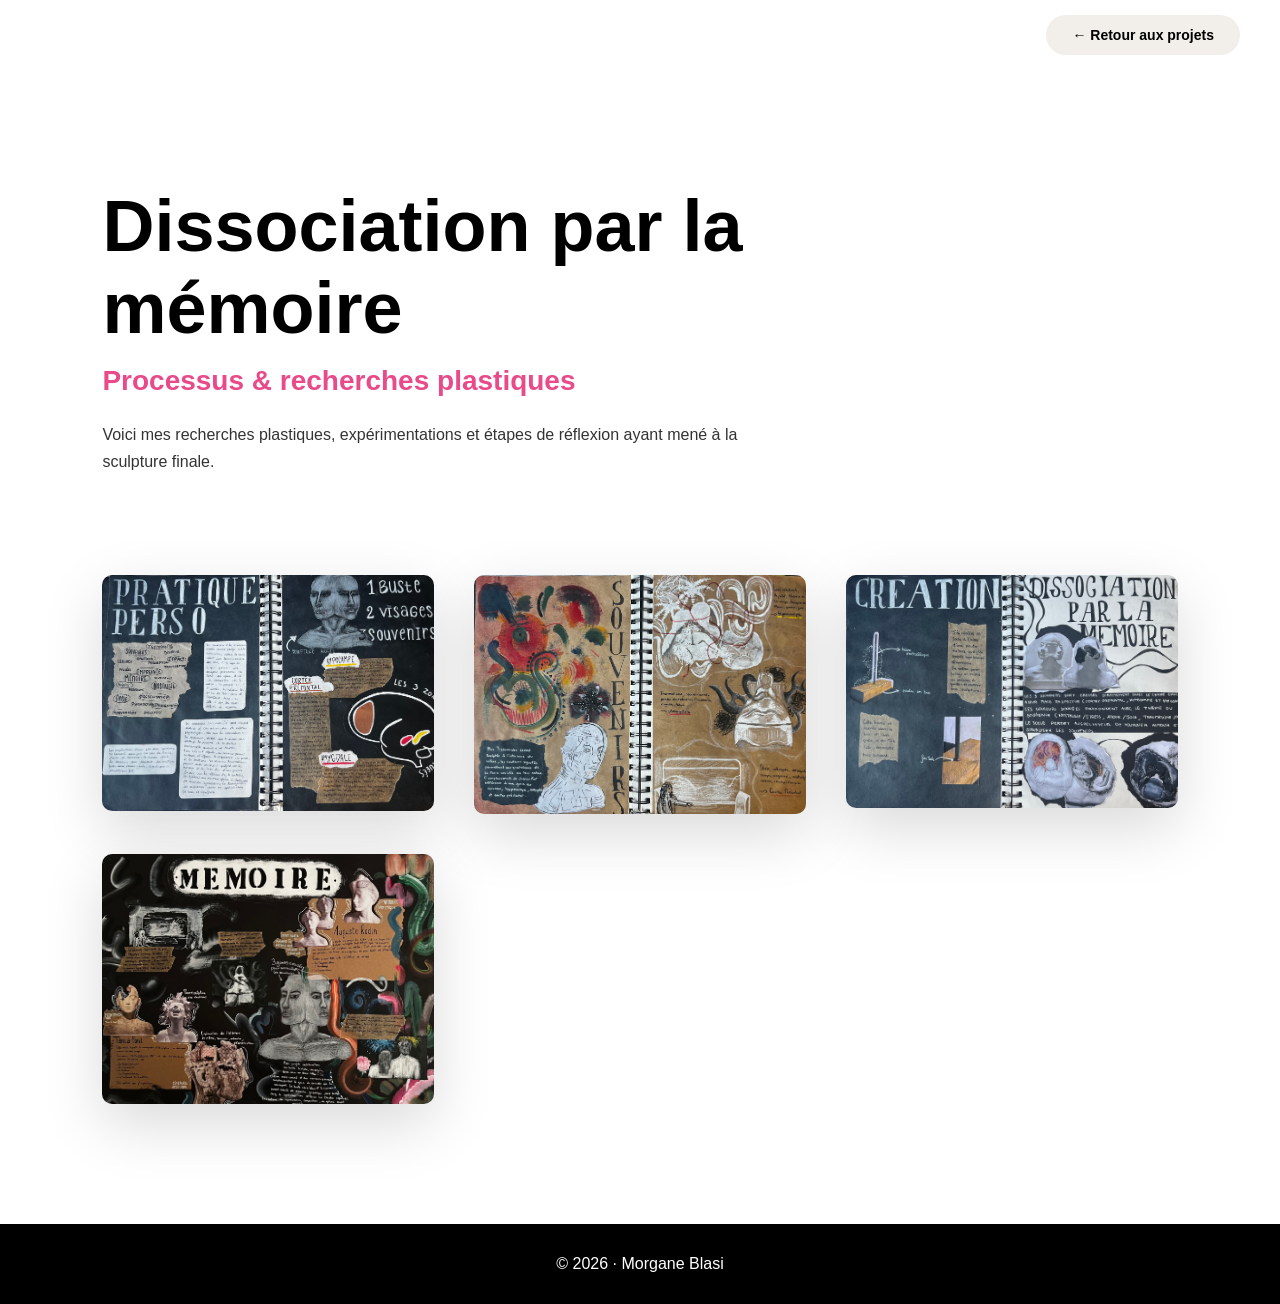
<file: statue-recherche.html>
<!DOCTYPE html>
<html lang="fr">
<head>
  <meta charset="UTF-8">
  <title>Recherches – Buste</title>
  <link rel="stylesheet" href="style.css">
</head>

<body>

<nav class="menu">
  <a href="projet.html" class="menu-link">← Retour aux projets</a>
</nav>

<section class="research-page">

  <!-- TITRE -->
  <header class="research-header">
    <h1>Dissociation par la mémoire</h1>
    <h2>Processus & recherches plastiques</h2>
    <p>
      Voici mes recherches plastiques, expérimentations et étapes
      de réflexion ayant mené à la sculpture finale.
    </p>
  </header>

  <!-- GALERIE -->
  <div class="research-gallery">
    <img src="img/statue1.jpeg" alt="">
    <img src="img/statue2.jpeg" alt="">
    <img src="img/statue3.jpeg" alt="">
    <img src="img/statue4.jpeg" alt="">
  </div>

</section>

</body>
<footer class="footer">
  © 2026 · Morgane Blasi
</footer>
</html>
</file>
<file: style.css>
/* RESET PROPRE */
* {
    margin: 0;
    padding: 0;
    box-sizing: border-box;
}

html,
body {
    height: 100%;
}

body {
    background: #ffffff;
    font-family: 'Poppins', sans-serif;
}




.menu {
    display: flex;
    justify-content: flex-end;
    /* ✅ À DROITE */
    align-items: center;
    gap: 16px;

    margin: 0;
    padding: 15px 40px 10px;
    /* léger, propre */
}



.menu-link {
    background: #f2eee9;
    color: #000000;
    padding: 12px 26px;
    border-radius: 999px;
    text-decoration: none;
    font-weight: 600;
    font-size: 14px;
    transition: all 0.2s ease;
}

.menu-link:hover {
    background: #e04882;
}


.menu-link.active {
    background: #e84a8a;
}

/* MENU — même police partout */
.menu,
.menu-link {
    font-family: 'Poppins', sans-serif;
}

.hero {
    position: relative;
    height: calc(100vh - 80px);
    display: flex;
    flex-direction: column;
    align-items: center;
    justify-content: flex-start;
    padding-top: 40px;
}

.hero-link {
    text-decoration: none;
    color: inherit;
    display: flex;
    flex-direction: column;
    align-items: center;
}



/* BADGE */
.badge-container {
    margin-top: -26px;
    position: relative;
    z-index: 2;
}

.badge {
    width: 65%;
    margin-left: 18%;
}

/* TITRES */
.title {
    margin-top: -10%;
    text-align: center;
}

.title h1 {
    font-size: 120px;
    line-height: 1;
}

.title h2 {
    font-size: 36px;
    margin-top: -12px;
}

/* PAGE A PROPOS */
.apropos {
    padding: 80px;

}

.apropos-title {
    display: inline-block;
    padding: 10px 30px;
    margin-bottom: 80px;
    margin-top: -10px;
}

.apropos-title h1 {
    font-family: 'Anton', sans-serif;
    font-size: 48px;
}

/* CONTENU */
.apropos-content {
    display: grid;
    grid-template-columns: 1fr 1fr 1fr;
    gap: 60px;
    align-items: center;
}

.apropos-text p {
    font-size: 16px;
    line-height: 1.5;
    margin-bottom: 20px;
}

/* BONJOUR */
.apropos-text h2 {
    font-size: 36px;
    margin-bottom: 20px;
}

.apropos-text h2 span {
    color: #e84a8a;
}

/* IMAGE */
.apropos-image img {
    width: 100%;
    max-width: 260px;
    display: block;
    margin: auto;
}

h1,
h2 {
    font-family: 'Anton', sans-serif;
}

.contact {
    padding: 20px 80px 0;
}

.contact-title {
    font-family: 'Anton', sans-serif;
    font-size: 60px;
    margin-bottom: 20px;
}

.contact-content {
    display: flex;
    justify-content: space-between;
    align-items: flex-end;
    gap: 80px;
}

/* PHOTO */
.contact-photo img {
    max-width: 320px;
    display: block;
}

/* CAMERA */
.camera-img {
    width: 520px;
    display: block;
}

/* MERCI */
.merci {
    margin-top: 10px;
    text-align: right;
    font-size: 32px;
    color: #e84a8a;
}



.footer {
    height: 80px;
    background: #000;
    color: white;
    display: flex;
    justify-content: center;
    align-items: center;
}


html,
body {
    margin: 0;
    padding: 0;
    height: 100%;
}






.contact {
    padding: 20px 80px 10px;
}



.contact h1,
.contact-title {
    margin-top: 0 !important;
    margin-bottom: 20px;
}

/* FORMATIONS */
.formations {
    padding: 80px;
    background: #000000;
}

.formations-title {
    font-family: 'Anton', sans-serif;
    font-size: 48px;
    margin-bottom: 60px;
    color: #ffffff;
}

/* LISTE */
.formations-list {
    display: flex;
    gap: 40px;
    flex-wrap: wrap;
}

/* CARTE */
.formation-card {
    background: #ffffff !important;
    color: #000000;
    padding: 30px;
    border-radius: 20px;
    width: 300px;
    font-family: 'Poppins', sans-serif;
}

.formation-year {
    background: #e84a8a;
    color: #ffffff;
    padding: 8px 16px;
    border-radius: 999px;
    display: inline-block;
    margin-bottom: 20px;
    font-size: 14px;
}

.formation-card h3 {
    font-size: 20px;
    margin-bottom: 10px;
}

.formation-card p {
    font-size: 14px;
    margin-bottom: 10px;
}

.interets {
    padding: 80px;
    background: #000000;
    color: #ffffff;
}

.interets-title {
    font-family: 'Anton', sans-serif;
    font-size: 48px;
    margin-bottom: 60px;
}

/* LISTE */
.interets-list {
    display: flex;
    gap: 40px;
    flex-wrap: wrap;
}

/* CARTE */
.interet-card {
    width: 300px;
    font-family: 'Poppins', sans-serif;
}

.interet-card img {
    width: 100%;
    height: 200px;
    object-fit: cover;
    border-radius: 20px;
    margin-bottom: 20px;
}

.interet-card h3 {
    font-size: 20px;
    margin-bottom: 10px;
}

.interet-card p {
    font-size: 14px;
    line-height: 1.4;
}

.dark-section {
    background: #000;

    padding: 80px;
}

.dark-section .formation-card {
    background: #111;
}


.dark-section {
    background: #000;
}

/* CACHE */
.hidden {
    display: none;
}

.orbit-item {
    color: #ffffff;

}

.orbit-item {
    opacity: 0;
    animation: fadeIn 0.6s ease forwards;
}

.item-1 {
    animation-delay: 0.2s;
}

.item-2 {
    animation-delay: 0.4s;
}

.item-3 {
    animation-delay: 0.6s;
}

.item-4 {
    animation-delay: 0.8s;
}

@keyframes fadeIn {
    to {
        opacity: 1;
    }
}

.orbit-item {
  position: absolute;
  background: #000000;
  color: #ffffff;
  padding: 12px 20px;
  border-radius: 20px;
  white-space: nowrap;
  box-shadow: 0 10px 30px rgba(0,0,0,0.3);
  z-index: 5;
}

/* POSITIONS AUTOUR DE LA BULLE */
.item-1 {
  top: -120px;
  left: 50%;
  transform: translateX(-50%);
}

.item-2 {
  right: -160px;
  top: 50%;
  transform: translateY(-50%);
}

.item-3 {
  bottom: -120px;
  left: 50%;
  transform: translateX(-50%);
}

.item-4 {
  left: -160px;
  top: 50%;
  transform: translateY(-50%);
}


/* IMAGE DANS LES ITEMS */
.orbit-item img {
    
    object-fit: cover;
    
   
}

/* TEXTE */
.orbit-item p {
    font-size: 14px;
}

.orbit-item p {
    font-size: 14px;
}




.orbit-item img {
    width: 100px;
    height: 110px;
    
object-fit: contain;   /* ✅ image entière */
  

  
    
   
    transform: rotate(-3deg);
}

.item-2 img {
    transform: rotate(4deg);
}

.item-3 img {
    transform: rotate(-6deg);
}




.item-2 img {
    transform: rotate(4deg);
}

.item-3 img {
    transform: rotate(-6deg);
}

.orbit-section {
    display: flex;
    justify-content: center;
    padding: 120px 0;
}


.orbit-section {
    display: flex;
    justify-content: center;
    align-items: center;
    padding: 120px 0;
    background: #000;
}



.orbit-container {
  position: relative;
  width: 800px;      /* ⬅️ PLUS GRAND */
  height: 800px;
  overflow: visible; /* 🔥 indispensable */
}







/* HAUT */
.item-1 {
    top: -12%;
    left: 40%;
    transform: translateX(-50%);
}

/* DROITE */
.item-2 {
    right: 85%;
    top: 50%;
    transform: translateY(-50%);
}

/* BAS */
.item-3 {
    bottom: 36%;
    left: 98%;
    transform: translateX(-50%);
    
}
/* ===== MOODBOARD ===== */
.moodboard-section {
  padding: 140px 6%;
  background: #fff;
  text-align: center;
}

.moodboard-title {
  font-family: 'Anton', sans-serif;
  font-size: 64px;
  margin-bottom: 80px;
  position: relative;
  display: inline-block;
}

/* accent rose */
.moodboard-title::after {
  content: "";
  position: absolute;
  left: 0;
  bottom: 10px;
  width: 100%;
  height: 14px;
  background: #e84a8a;
  z-index: -1;
}

/* IMAGE MOODBOARD */
.moodboard-image {
  width: 100%;
  max-width: 1200px;   /* ✅ empêche l’image d’être trop grande */
  height: auto;
  border-radius: 24px;
  box-shadow: 0 30px 80px rgba(0,0,0,0.2);
}

/* BOUTON RETOUR EN HAUT */
#backToTop {
  position: fixed;
  bottom: 30px;
  right: 30px;
  width: 48px;
  height: 48px;
  border-radius: 50%;
  border: none;
  background: #000;
  color: #fff;
  font-size: 18px;
  cursor: pointer;
  display: none; /* caché par défaut */
  z-index: 1000;

  box-shadow: 0 12px 30px rgba(0,0,0,0.3);
  transition: transform 0.3s ease, background 0.3s ease;
}

#backToTop:hover {
  background: #e84a8a; /* rose */
  transform: translateY(-4px);
}



.orbit-center img {
    width: 70%;
    position: absolute;
    top: 50%;
    left: 50%;
    transform: translate(-50%, -50%) rotate(-2deg);

    box-shadow:
        0 20px 40px rgba(0, 0, 0, 0.5);

    border-radius: 6px;
}



.orbit-item {
    z-index: 5;
}

.orbit-center img {
    mask-image: radial-gradient(circle at center,
            black 60%,
            transparent 100%);
}


.orbit-item {
    opacity: 0;
    transition: opacity 0.4s ease, transform 0.4s ease;
}

.orbit-item:not(.hidden) {
    opacity: 1;
}

.orbit-item img {
  width: 300px;      /* ⬅️ AVANT c’était ~80–90px */
  height: auto;
  object-fit: contain;
}

.orbit-item {
  padding: 16px;        /* ⬅️ plus large */
  font-size: 16px;       /* texte plus lisible */
}
.projects {
  padding: 120px 8%;
}

/* PROJET = une ligne */
.project {
  display: flex;
  align-items: center;
  gap: 80px;
  margin-bottom: 160px;
}

/* GAUCHE / DROITE */
.project.left {
  flex-direction: row;
}

.project.right {
  flex-direction: row-reverse;
}

/* TEXTE */
.project-text {
  flex: 1;
}

.project-text h2 {
  font-family: 'Anton', sans-serif;
  font-size: 64px;
  margin-bottom: 20px;
}

.project-text h3 {
  color: #e84a8a;
  margin-bottom: 20px;
}

.project-text p {
  max-width: 480px;
  line-height: 1.6;
}

/* IMAGES */
.project-media {
  flex: 1;
  display: flex;
  gap: 30px;
}

.vertical-media .project-media {
  flex-direction: column;
}

.project-media img {
  width: 260px;
  object-fit: contain;
}
.project {
  opacity: 0;
  transform: translateY(60px);
  transition: all 0.8s ease;
}

.project.visible {
  opacity: 1;
  transform: translateY(0);
}
/* PAGE PROJET DETAIL */
.project-detail {
  padding: 120px 8%;
}

/* TITRES */
.project-header {
  margin-bottom: 80px;
}

.project-category {
  font-family: 'Anton', sans-serif;
  font-size: 72px;
  margin-bottom: 20px;
}

.project-title {
  color: #e84a8a;
  font-size: 28px;
}

/* CONTENU */
.project-content {
  display: grid;
  grid-template-columns: 1fr 1fr;
  gap: 80px;
  align-items: start;
}

/* TEXTE */
.project-text p {
  max-width: 480px;
  line-height: 1.7;
  margin-bottom: 24px;
}

/* IMAGES */
.project-images {
  display: flex;
  gap: 30px;
  align-items: flex-start;
}

.project-images img {
  width: 260px;
  object-fit: contain;
}

.project-images img:nth-child(2) {
  margin-top: 80px;
}
.project-link {
  text-decoration: none;
  color: inherit;
}


.project-media a img {
  transition: transform 0.3s ease;
}


.project-media a:hover img.aperobox {
  transform: scale(1.5);
}

/* IMAGES DES PROJETS (liste) */
.project-media a {
  display: block;
}


.project-media img:first-child {
  width: 320px;
}

.project-media img:last-child {
  width: 240px;
  align-self: flex-end; /* léger décalage stylé */
}
.project-media img[src*="coussins.png"] {  width: 520px;   /* ⬅️ ajuste ici */  height: auto;
margin-right: 10%

}

.project-media iframe {
  width: 100%;
  max-width: 520px;
  aspect-ratio: 16 / 9;
  border: none;
}

/* DESIGN GRAPHIQUE */
.design-graphique {
  margin: 180px 0;
}

.project-title {
  font-family: 'Anton', sans-serif;
  font-size: 72px;
  margin-bottom: 80px;
}



.design-graphique .project-title {
  font-family: 'Anton', sans-serif;
  font-size: 72px;
  margin-bottom: 80px;
}
/* ===== PROJET INDESIGN (CENTRAL) ===== */

.design-item.central {
  position: relative;
  height: 800px; /* espace suffisant */
}

/* Les pages sortent du flux */
.design-item.central img {
  position: absolute;
  width: 230px;
  box-shadow: 0 25px 60px rgba(0,0,0,0.2);
}

/* Grille 3 colonnes comme la référence */
.design-grid {
  display: grid;
  grid-template-columns: 1fr 1.3fr 1fr;
  gap: 120px;
  align-items: start;
}
/* La grille doit autoriser le dépassement */
.design-grid {
  position: relative;
  overflow: visible;
}

/* La colonne centrale aussi */
.design-item.central {
  position: relative;
  overflow: visible;
  z-index: 1;
}

/* Items classiques */
.design-item img {
  width: 240px;
  height: auto;
  object-fit: contain;
  display: block;
}

.design-item p {
  margin-top: 20px;
  max-width: 300px;
  line-height: 1.6;
}




/* PROJET CENTRAL PLUS IMPORTANT */
.design-item.central img {
  transform: scale(1.05);
}

/* TEXTE */
.design-item p {
  font-size: 15px;
  line-height: 1.5;
}

/* BADGES LOGICIELS */
.tool {
  position: absolute;
  bottom: 120px;
  left: -16px;
  padding: 6px 10px;
  font-weight: bold;
  border-radius: 8px;
  color: white;
  font-size: 14px;
}
.design-item.central,
.design-item.central relative {
  height: 820px;   /* ⬅️ AVANT tout était trop serré */
}
.design-item.central img { object-fit: contain;
  box-shadow: 0 30px 60px rgba(0,0,0,0.18);
  position:absolute;
}
/* PAGE 1 – COUVERTURE (image principale) */
.design-item.central img:nth-child(1) {
  width: 260px;
  top: 0;
  left: 120px;
  z-index: 3;
}

/* PAGE 2 – SOMMAIRE (derrière, à gauche) */
.design-item.central img:nth-child(2) {
  width: 230px;
  top: 200px;
  left: 0;
  z-index: 2;
}

/* PAGE 3 – PAGE INTERIEURE (plus petite, en bas) */
.design-item.central img:nth-child(3) {
  width: 200px;
  top: 430px;
  left: 160px;
  z-index: 1;
}
.design-item.central p {
  position: relative;
  margin-top: 680px;
  max-width: 320px;
  line-height: 1.6;
}

.design-item.central .tool {
  top: 560px;
  left: -28px;
}


/* Page 1 – en haut, centrée *//*.central img:nth-child(1) {
  top: 0;
  left: 80px;
  z-index: 3;
}

/* Page 2 – milieu, vers la gauche */
.design-item.central img:nth-child(2) {
  top: 220px;
  left: 0;
  z-index: 2;
}

/* Page 3 – bas, vers la droite */
.design-item.central img:nth-child(3) {
  top: 440px;
  left: 140px;
  z-index: 1;
}
.design-item.central p {
  position: relative;
  margin-top: 680px;
}

.design-item.central .tool {
  top: 560px;
  left: -24px;
}
.design-item.central img {
  position: absolute;
  transition: 
    transform 0.3s ease,
    box-shadow 0.3s ease;
  cursor: pointer;
}

.design-item.central {
  position: relative;
  overflow: visible; /* ✅ indispensable */
}.design-item.central:hover img {
  opacity: 0.75;
}

.design-item.central img:hover {
  opacity: 1;
}
.design-item.central img:hover {
  transform: scale(1.08);
  z-index: 999;              /* ✅ très élevé */
  box-shadow: 0 40px 90px rgba(0,0,0,0.3);
}

/* IMPORTANT : forcer un nouveau contexte */
.design-item.central img {
  isolation: isolate;
}


.project-media img.aperobox {
 
transform: scale(1.5) translateX(-20px);


}



.project-media {
  overflow: visible;
}
/* SECTION CONTACT */
.contact-section {
  min-height: 100vh;
  display: flex;
  justify-content: center;
  align-items: center;
  background: #f7f7f7; /* léger fond clair */
}

/* CARTE */
.contact-card {
  background: #ffffff;
  padding: 60px 80px;
  border-radius: 24px;
  box-shadow: 0 20px 60px rgba(0,0,0,0.15);
  max-width: 600px;
  width: 100%;
  text-align: center;
}

/* TITRES */
.contact-card h1 {
  font-family: 'Anton', sans-serif;
  font-size: 48px;
  margin-bottom: 20px;
}

.contact-intro {
  font-size: 16px;
  margin-bottom: 40px;
  color: #555;
}

/* INFOS */
.contact-infos {
  display: flex;
  flex-direction: column;
  gap: 24px;
}

/* ITEM CONTACT */
.contact-item {
  display: flex;
  align-items: center;
  gap: 20px;
  text-decoration: none;
  color: #000;
  font-weight: 500;
  font-size: 18px;
  padding: 14px 20px;
  border-radius: 12px;
  transition: background 0.3s ease, transform 0.3s ease;
}

.contact-item img {
  width: 28px;
  height: 28px;
  object-fit: contain;
}

/* HOVER */
.contact-item:hover {
  background: #f2f2f2;
  transform: translateY(-2px);
}
.research-btn {
  display: inline-block;
  margin-top: 24px;
  padding: 12px 26px;
  border-radius: 999px;
  background: #000;
  color: #fff;
  text-decoration: none;
  font-weight: 600;
  font-size: 14px;
  transition: all 0.3s ease;
}

.research-btn:hover {
  background: #e84a8a; /* rose */
  transform: translateY(-2px);
}
/* ===== PAGE RECHERCHE ===== */

.research-page {
  padding: 120px 8%;
  background: #fff;
}

/* HEADER */
.research-header {
  max-width: 700px;
  margin-bottom: 100px;
}

.research-header h1 {
  font-family: 'Anton', sans-serif;
  font-size: 72px;
  color: #000;
  margin-bottom: 16px;
}

.research-header h2 {
  font-size: 28px;
  color: #e84a8a;
  margin-bottom: 24px;
}

.research-header p {
  font-size: 16px;
  line-height: 1.7;
  color: #333;
}

/* GALERIE */
.research-gallery {
  display: grid;
  grid-template-columns: repeat(auto-fill, minmax(260px, 1fr));
  gap: 40px;
}

.research-gallery img {
  width: 100%;
  height: auto;
  border-radius: 10px;
  box-shadow: 0 20px 60px rgba(0,0,0,0.15);
  transition: transform 0.3s ease;
/* BULLE CENTRALE */
.interest-bubble {
  width: 300px;
  padding: 36px 32px;
  background: #000000;
  border-radius: 28px;
  box-shadow: 0 25px 60px rgba(0, 0, 0, 0.18);
  text-align: center;
  cursor: pointer;
  transition: transform 0.3s ease, box-shadow 0.3s ease;
}

/* TITRE */
.interest-bubble h3 {
  font-family: 'Anton', sans-serif;
  font-size: 28px;
  color: #ffffff;
  margin-bottom: 10px;
}

/* TEXTE */
.interest-bubble p {
  font-size: 14px;
  color: #e84a8a; /* rose */
}

/* HOVER */
.interest-bubble:hover {
  transform: scale(1.04);
  box-shadow: 0 35px 80px rgba(0, 0, 0, 0.25);
}

}

.research-gallery img:hover {
  transform: scale(1.05);
}
/* CENTRE ORBITE */
.orbit-center {
  position: absolute;
  top: 50%;
  left: 50%;
  transform: translate(-50%, -50%);
  z-index: 10;              /* ✅ AU-DESSUS des items */
}

/* BULLE */
.interest-bubble {
  background: #ffffff;      /* ✅ visible sur fond noir */
  color: #000;
  width: 320px;
  padding: 40px 32px;
  border-radius: 28px;
  box-shadow: 0 25px 60px rgba(0,0,0,0.4);
  text-align: center;
  cursor: pointer;
}
.moodboard img {
  width: 100%;
  height: auto;
  object-fit: cover;
  border-radius: 12px;
  box-shadow: 0 20px 40px rgba(0,0,0,0.15);
  transition: transform 0.3s ease;
}

.moodboard img:hover {
  transform: scale(1.05);
}
/* décalages subtils */
.moodboard img:nth-child(2),
.moodboard img:nth-child(6) {
  transform: translateY(40px);
}

.moodboard img:nth-child(4),
.moodboard img:nth-child(9) {
  transform: translateY(-30px);
}
</file>
